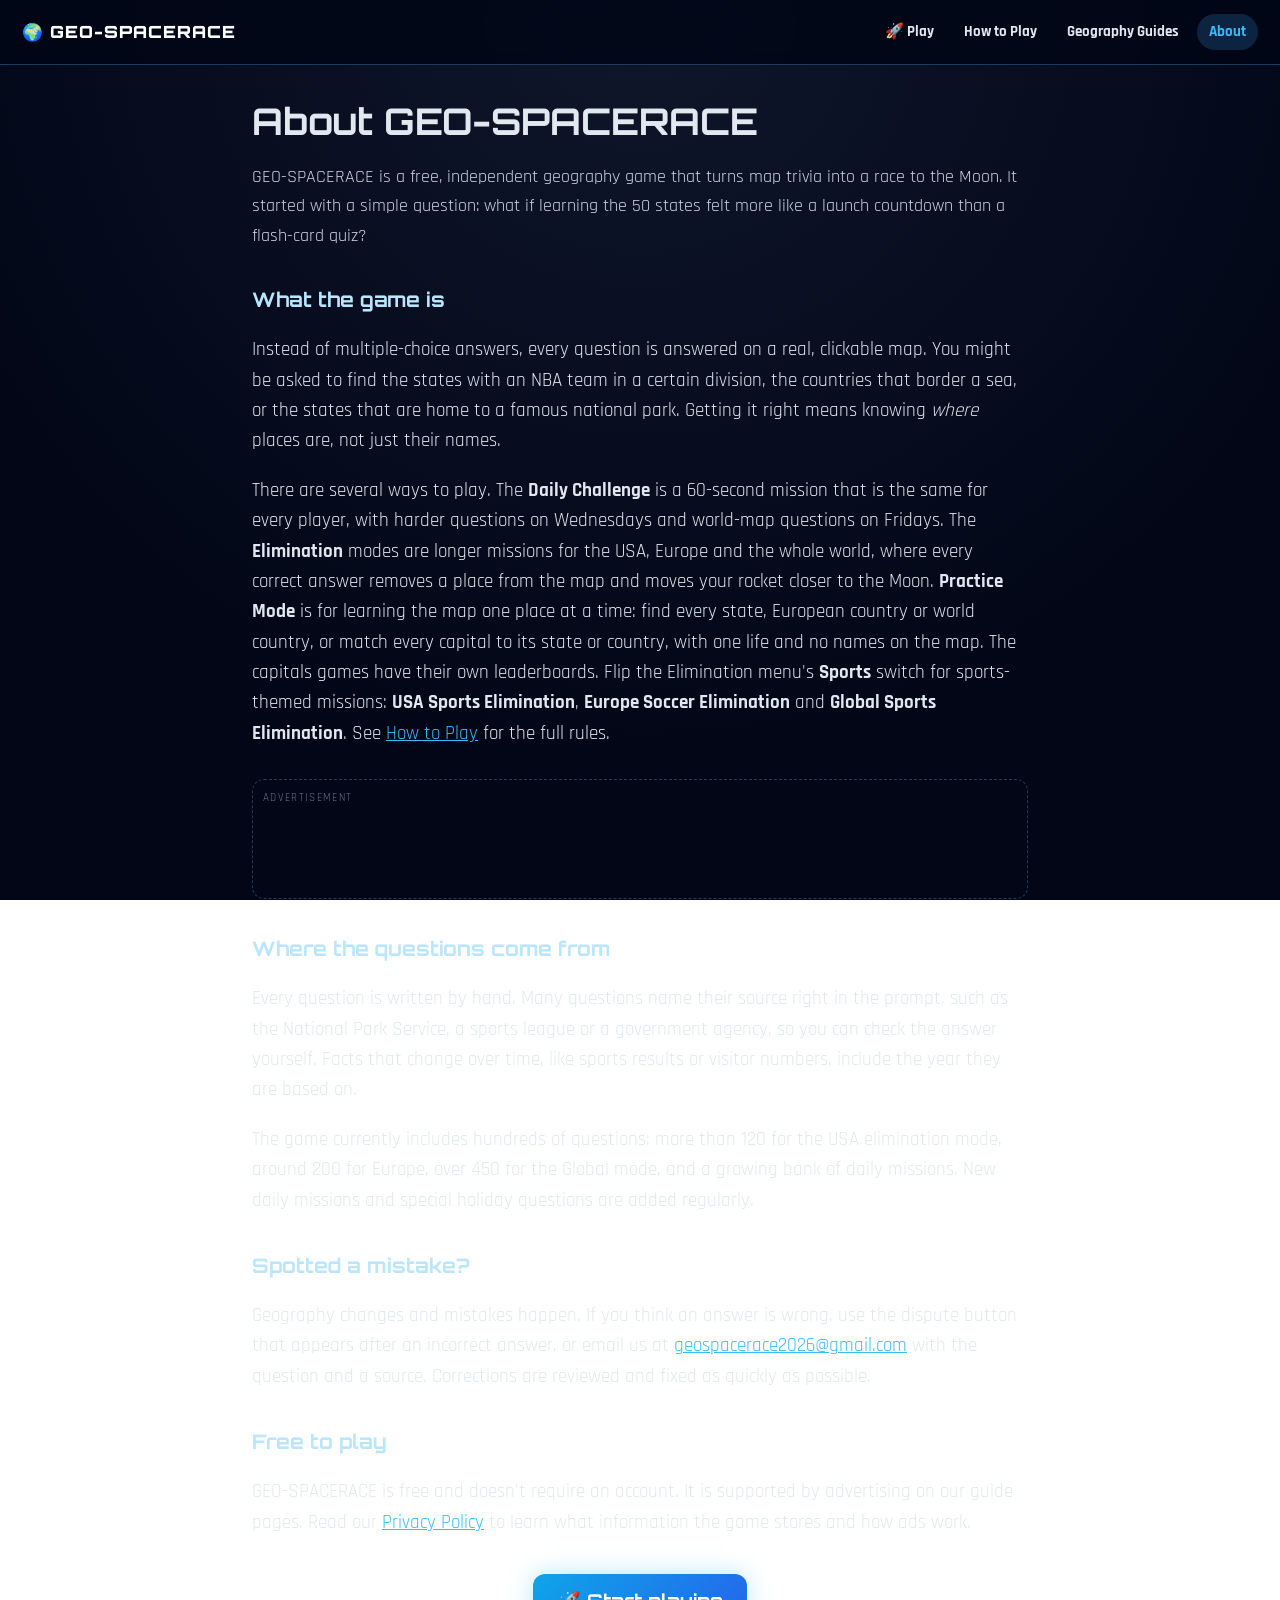
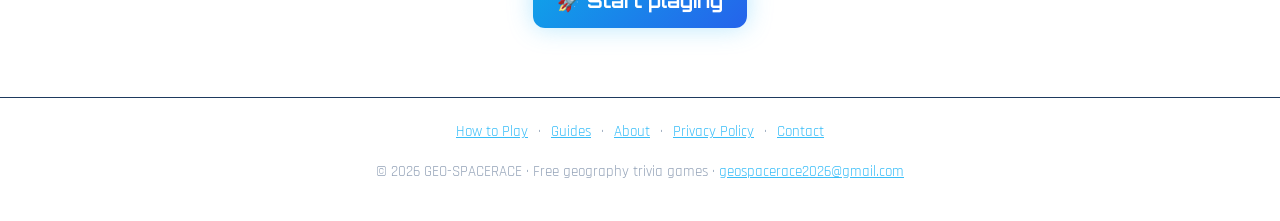
<file: about.html>
<!DOCTYPE html>
<html lang="en">
<head>
<meta charset="UTF-8">
<meta name="viewport" content="width=device-width, initial-scale=1.0">
<title>About | GEO-SPACERACE</title>
<meta name="description" content="About GEO-SPACERACE, a free space-themed geography trivia game about U.S. states, Europe, world countries and capitals.">
<link rel="canonical" href="https://geospacerace.com/about.html">
<link rel="icon" href="data:image/svg+xml,<svg xmlns=%22http://www.w3.org/2000/svg%22 viewBox=%220 0 100 100%22><text y=%22.9em%22 font-size=%2290%22>🌍</text></svg>">
<link href="https://fonts.googleapis.com/css2?family=Orbitron:wght@500;700;900&family=Rajdhani:wght@500;600;700&display=swap" rel="stylesheet">
<link rel="stylesheet" href="pages.css?v=1">
<script async src="https://pagead2.googlesyndication.com/pagead/js/adsbygoogle.js?client=ca-pub-5097600965533779" crossorigin="anonymous"></script>
</head>
<body>
<header class="site-head"><a class="brand" href="index.html">🌍 GEO-SPACERACE</a><nav><a href="index.html">🚀 Play</a><a href="how-to-play.html">How to Play</a><a href="guides.html">Geography Guides</a><a href="about.html" class="on">About</a></nav></header>
<main class="page">

<h1>About GEO-SPACERACE</h1>
<p class="lead">GEO-SPACERACE is a free, independent geography game that turns map trivia into a race to the Moon. It started with a simple question: what if learning the 50 states felt more like a launch countdown than a flash-card quiz?</p>
<h2>What the game is</h2>
<p>Instead of multiple-choice answers, every question is answered on a real, clickable map. You might be asked to find the states with an NBA team in a certain division, the countries that border a sea, or the states that are home to a famous national park. Getting it right means knowing <i>where</i> places are, not just their names.</p>
<p>There are several ways to play. The <b>Daily Challenge</b> is a 60-second mission that is the same for every player, with harder questions on Wednesdays and world-map questions on Fridays. The <b>Elimination</b> modes are longer missions for the USA, Europe and the whole world, where every correct answer removes a place from the map and moves your rocket closer to the Moon. <b>Practice Mode</b> is for learning the map one place at a time: find every state, European country or world country, or match every capital to its state or country, with one life and no names on the map. The capitals games have their own leaderboards. Flip the Elimination menu's <b>Sports</b> switch for sports-themed missions: <b>USA Sports Elimination</b>, <b>Europe Soccer Elimination</b> and <b>Global Sports Elimination</b>. See <a href="how-to-play.html">How to Play</a> for the full rules.</p>

<div class="ad-slot" aria-label="Advertisement"><span class="ad-label">Advertisement</span>
<ins class="adsbygoogle" style="display:block" data-ad-client="ca-pub-5097600965533779" data-ad-slot="8948806671" data-ad-format="auto" data-full-width-responsive="true"></ins>
<script>(adsbygoogle = window.adsbygoogle || []).push({});</script></div>

<h2>Where the questions come from</h2>
<p>Every question is written by hand. Many questions name their source right in the prompt, such as the National Park Service, a sports league or a government agency, so you can check the answer yourself. Facts that change over time, like sports results or visitor numbers, include the year they are based on.</p>
<p>The game currently includes hundreds of questions: more than 120 for the USA elimination mode, around 200 for Europe, over 450 for the Global mode, and a growing bank of daily missions. New daily missions and special holiday questions are added regularly.</p>
<h2>Spotted a mistake?</h2>
<p>Geography changes and mistakes happen. If you think an answer is wrong, use the dispute button that appears after an incorrect answer, or email us at <a href="mailto:geospacerace2026@gmail.com">geospacerace2026@gmail.com</a> with the question and a source. Corrections are reviewed and fixed as quickly as possible.</p>
<h2>Free to play</h2>
<p>GEO-SPACERACE is free and doesn't require an account. It is supported by advertising on our guide pages. Read our <a href="privacy.html">Privacy Policy</a> to learn what information the game stores and how ads work.</p>
<p class="cta"><a class="btn" href="index.html">🚀 Start playing</a></p>

</main>
<footer class="site-foot"><nav><a href="how-to-play.html">How to Play</a> · <a href="guides.html">Guides</a> · <a href="about.html">About</a> · <a href="privacy.html">Privacy Policy</a> · <a href="contact.html">Contact</a></nav><p>© 2026 GEO-SPACERACE · Free geography trivia games · <a href="mailto:geospacerace2026@gmail.com">geospacerace2026@gmail.com</a></p></footer>
</body>
</html>
</file>
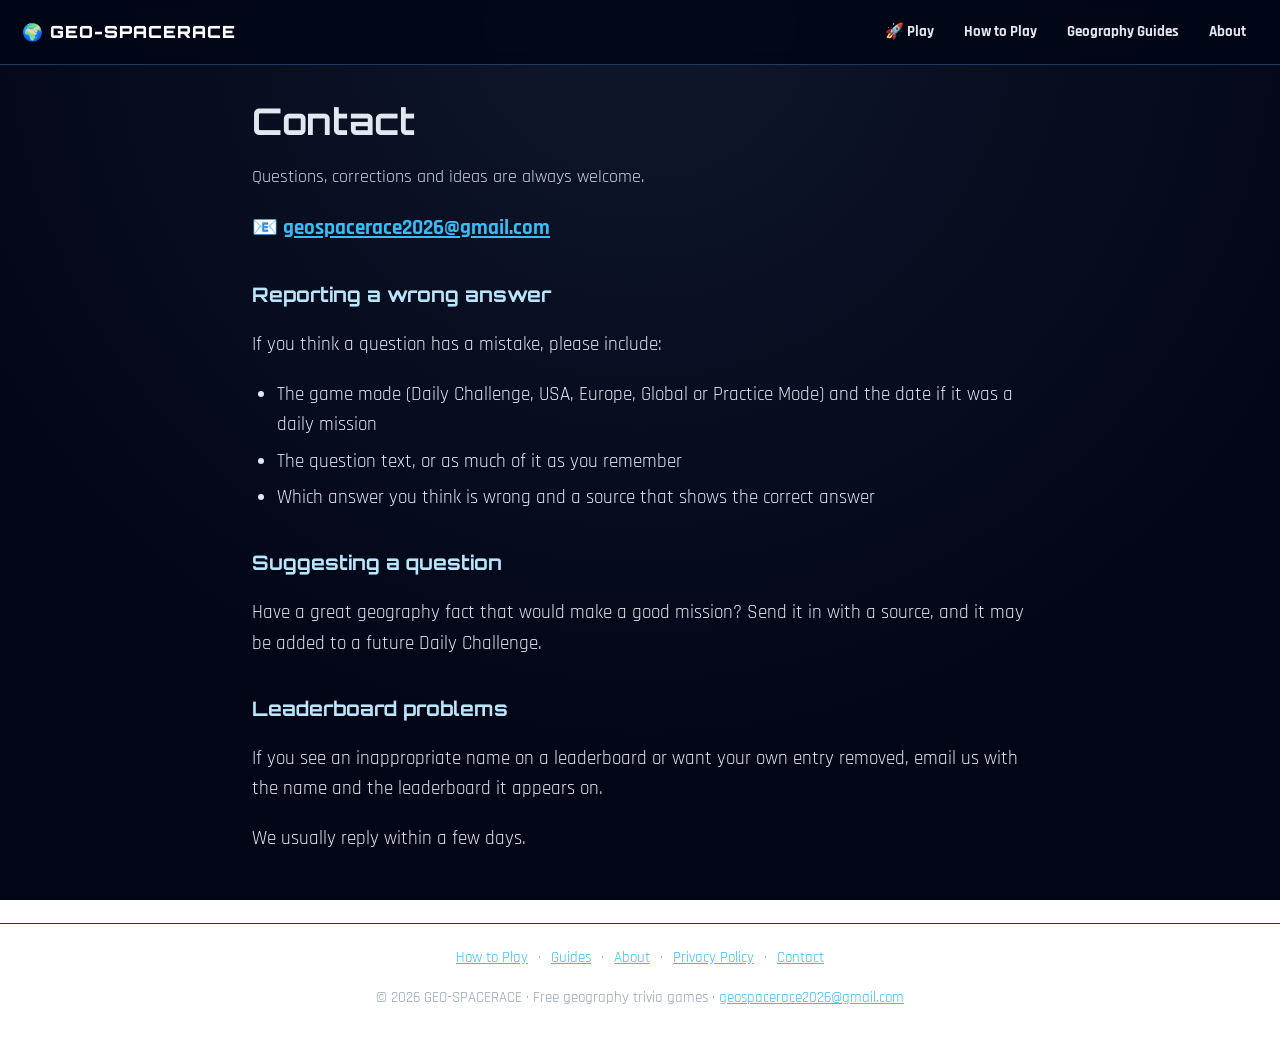
<file: contact.html>
<!DOCTYPE html>
<html lang="en">
<head>
<meta charset="UTF-8">
<meta name="viewport" content="width=device-width, initial-scale=1.0">
<title>Contact | GEO-SPACERACE</title>
<meta name="description" content="Contact GEO-SPACERACE to report a wrong answer, suggest a question, or ask about the game.">
<link rel="canonical" href="https://geospacerace.com/contact.html">
<link rel="icon" href="data:image/svg+xml,<svg xmlns=%22http://www.w3.org/2000/svg%22 viewBox=%220 0 100 100%22><text y=%22.9em%22 font-size=%2290%22>🌍</text></svg>">
<link href="https://fonts.googleapis.com/css2?family=Orbitron:wght@500;700;900&family=Rajdhani:wght@500;600;700&display=swap" rel="stylesheet">
<link rel="stylesheet" href="pages.css?v=1">

</head>
<body>
<header class="site-head"><a class="brand" href="index.html">🌍 GEO-SPACERACE</a><nav><a href="index.html">🚀 Play</a><a href="how-to-play.html">How to Play</a><a href="guides.html">Geography Guides</a><a href="about.html">About</a></nav></header>
<main class="page">

<h1>Contact</h1>
<p class="lead">Questions, corrections and ideas are always welcome.</p>
<p class="big-email">📧 <a href="mailto:geospacerace2026@gmail.com">geospacerace2026@gmail.com</a></p>
<h2>Reporting a wrong answer</h2>
<p>If you think a question has a mistake, please include:</p>
<ul>
<li>The game mode (Daily Challenge, USA, Europe, Global or Practice Mode) and the date if it was a daily mission</li>
<li>The question text, or as much of it as you remember</li>
<li>Which answer you think is wrong and a source that shows the correct answer</li>
</ul>
<h2>Suggesting a question</h2>
<p>Have a great geography fact that would make a good mission? Send it in with a source, and it may be added to a future Daily Challenge.</p>
<h2>Leaderboard problems</h2>
<p>If you see an inappropriate name on a leaderboard or want your own entry removed, email us with the name and the leaderboard it appears on.</p>
<p>We usually reply within a few days.</p>

</main>
<footer class="site-foot"><nav><a href="how-to-play.html">How to Play</a> · <a href="guides.html">Guides</a> · <a href="about.html">About</a> · <a href="privacy.html">Privacy Policy</a> · <a href="contact.html">Contact</a></nav><p>© 2026 GEO-SPACERACE · Free geography trivia games · <a href="mailto:geospacerace2026@gmail.com">geospacerace2026@gmail.com</a></p></footer>
</body>
</html>
</file>
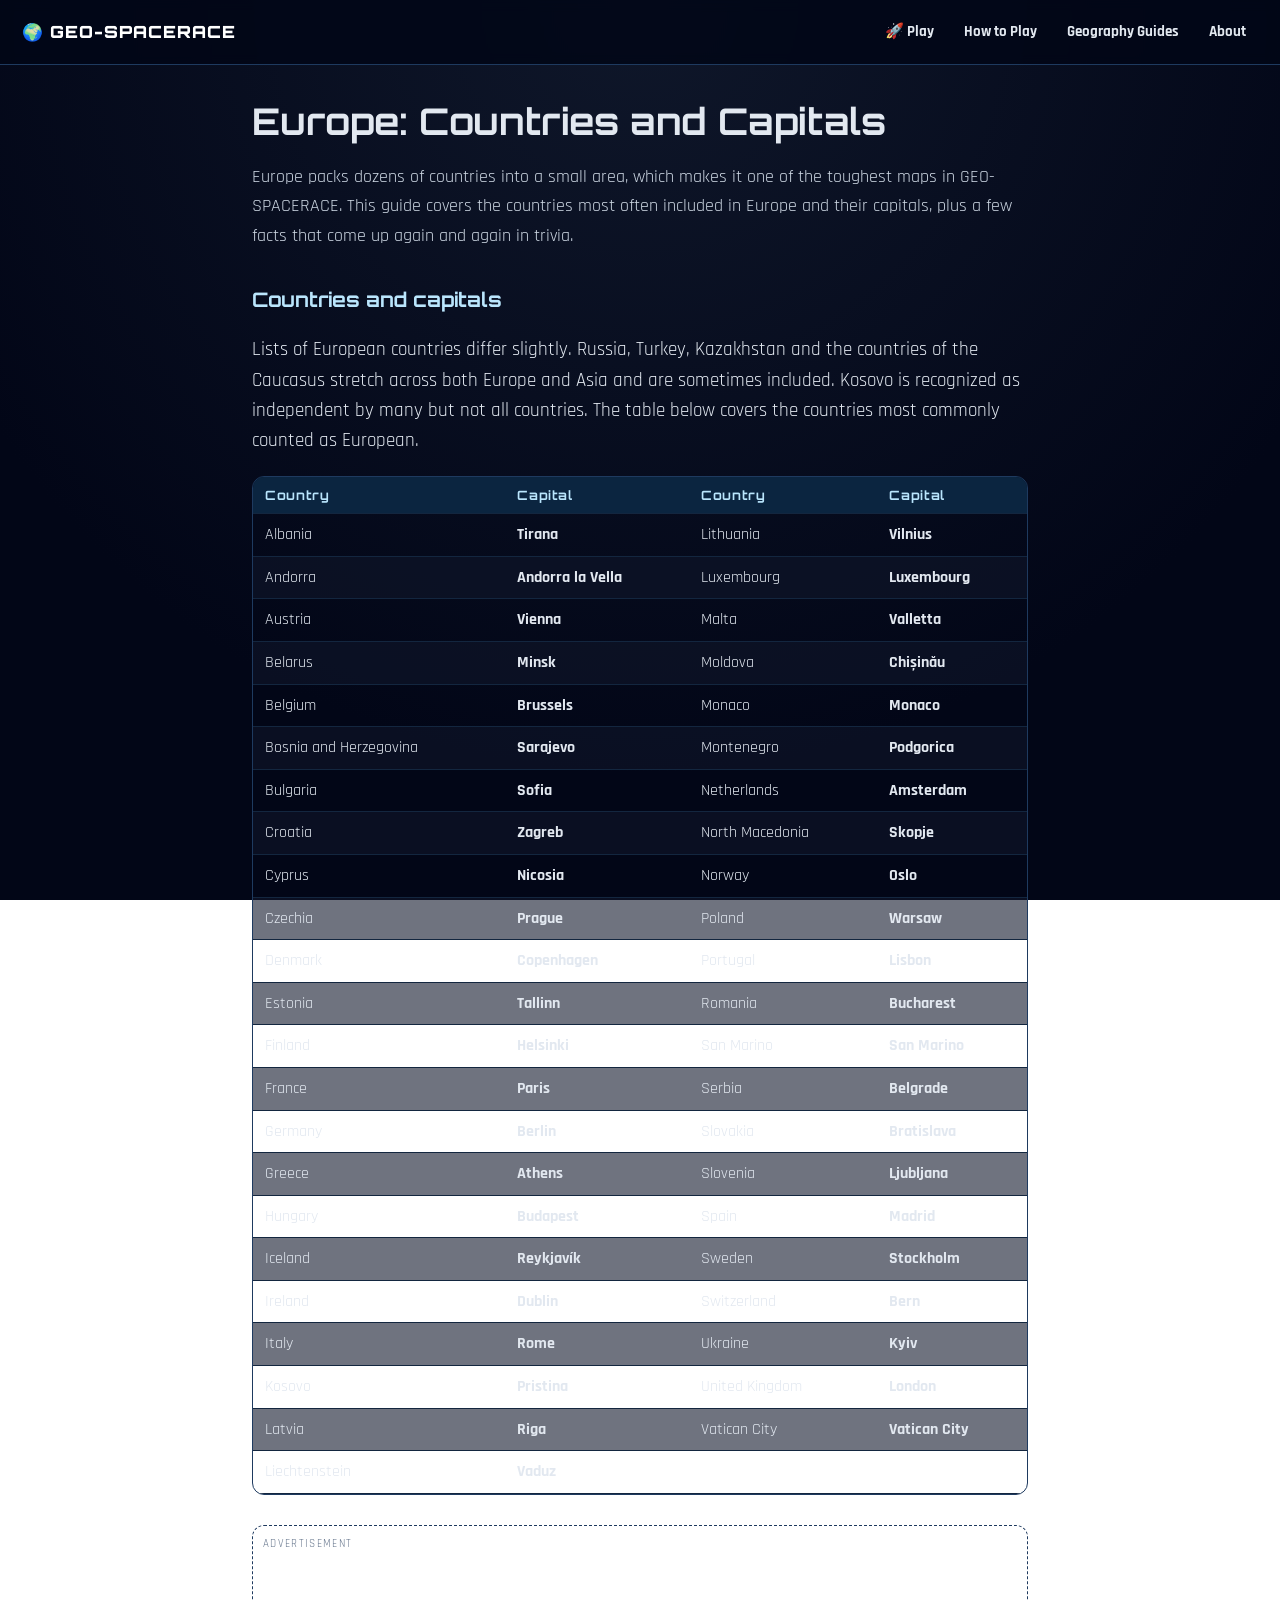
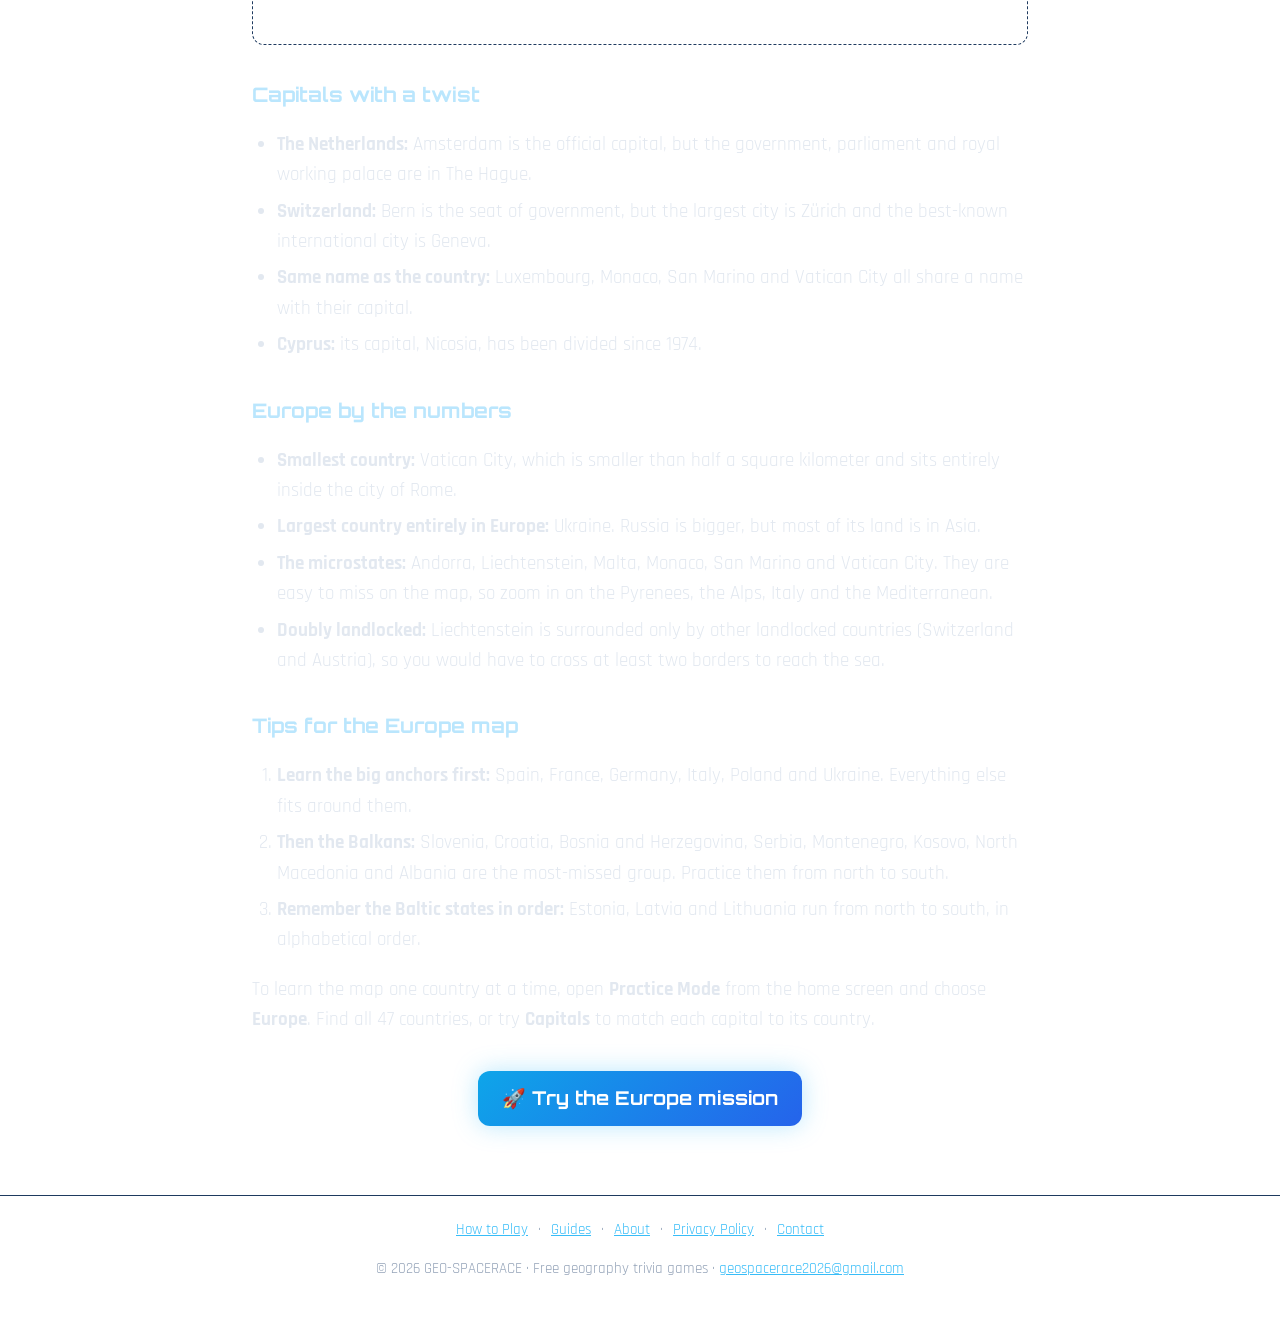
<file: europe-guide.html>
<!DOCTYPE html>
<html lang="en">
<head>
<meta charset="UTF-8">
<meta name="viewport" content="width=device-width, initial-scale=1.0">
<title>European Countries and Capitals | GEO-SPACERACE</title>
<meta name="description" content="A beginner guide to the countries of Europe and their capitals, including microstates, tricky capitals and tips for the map.">
<link rel="canonical" href="https://geospacerace.com/europe-guide.html">
<link rel="icon" href="data:image/svg+xml,<svg xmlns=%22http://www.w3.org/2000/svg%22 viewBox=%220 0 100 100%22><text y=%22.9em%22 font-size=%2290%22>🌍</text></svg>">
<link href="https://fonts.googleapis.com/css2?family=Orbitron:wght@500;700;900&family=Rajdhani:wght@500;600;700&display=swap" rel="stylesheet">
<link rel="stylesheet" href="pages.css?v=1">
<script async src="https://pagead2.googlesyndication.com/pagead/js/adsbygoogle.js?client=ca-pub-5097600965533779" crossorigin="anonymous"></script>
</head>
<body>
<header class="site-head"><a class="brand" href="index.html">🌍 GEO-SPACERACE</a><nav><a href="index.html">🚀 Play</a><a href="how-to-play.html">How to Play</a><a href="guides.html">Geography Guides</a><a href="about.html">About</a></nav></header>
<main class="page">

<h1>Europe: Countries and Capitals</h1>
<p class="lead">Europe packs dozens of countries into a small area, which makes it one of the toughest maps in GEO-SPACERACE. This guide covers the countries most often included in Europe and their capitals, plus a few facts that come up again and again in trivia.</p>
<h2>Countries and capitals</h2>
<p>Lists of European countries differ slightly. Russia, Turkey, Kazakhstan and the countries of the Caucasus stretch across both Europe and Asia and are sometimes included. Kosovo is recognized as independent by many but not all countries. The table below covers the countries most commonly counted as European.</p>
<div class="table-wrap"><table><thead><tr><th>Country</th><th>Capital</th><th>Country</th><th>Capital</th></tr></thead><tbody><tr><td>Albania</td><td><b>Tirana</b></td><td>Lithuania</td><td><b>Vilnius</b></td></tr><tr><td>Andorra</td><td><b>Andorra la Vella</b></td><td>Luxembourg</td><td><b>Luxembourg</b></td></tr><tr><td>Austria</td><td><b>Vienna</b></td><td>Malta</td><td><b>Valletta</b></td></tr><tr><td>Belarus</td><td><b>Minsk</b></td><td>Moldova</td><td><b>Chișinău</b></td></tr><tr><td>Belgium</td><td><b>Brussels</b></td><td>Monaco</td><td><b>Monaco</b></td></tr><tr><td>Bosnia and Herzegovina</td><td><b>Sarajevo</b></td><td>Montenegro</td><td><b>Podgorica</b></td></tr><tr><td>Bulgaria</td><td><b>Sofia</b></td><td>Netherlands</td><td><b>Amsterdam</b></td></tr><tr><td>Croatia</td><td><b>Zagreb</b></td><td>North Macedonia</td><td><b>Skopje</b></td></tr><tr><td>Cyprus</td><td><b>Nicosia</b></td><td>Norway</td><td><b>Oslo</b></td></tr><tr><td>Czechia</td><td><b>Prague</b></td><td>Poland</td><td><b>Warsaw</b></td></tr><tr><td>Denmark</td><td><b>Copenhagen</b></td><td>Portugal</td><td><b>Lisbon</b></td></tr><tr><td>Estonia</td><td><b>Tallinn</b></td><td>Romania</td><td><b>Bucharest</b></td></tr><tr><td>Finland</td><td><b>Helsinki</b></td><td>San Marino</td><td><b>San Marino</b></td></tr><tr><td>France</td><td><b>Paris</b></td><td>Serbia</td><td><b>Belgrade</b></td></tr><tr><td>Germany</td><td><b>Berlin</b></td><td>Slovakia</td><td><b>Bratislava</b></td></tr><tr><td>Greece</td><td><b>Athens</b></td><td>Slovenia</td><td><b>Ljubljana</b></td></tr><tr><td>Hungary</td><td><b>Budapest</b></td><td>Spain</td><td><b>Madrid</b></td></tr><tr><td>Iceland</td><td><b>Reykjavík</b></td><td>Sweden</td><td><b>Stockholm</b></td></tr><tr><td>Ireland</td><td><b>Dublin</b></td><td>Switzerland</td><td><b>Bern</b></td></tr><tr><td>Italy</td><td><b>Rome</b></td><td>Ukraine</td><td><b>Kyiv</b></td></tr><tr><td>Kosovo</td><td><b>Pristina</b></td><td>United Kingdom</td><td><b>London</b></td></tr><tr><td>Latvia</td><td><b>Riga</b></td><td>Vatican City</td><td><b>Vatican City</b></td></tr><tr><td>Liechtenstein</td><td><b>Vaduz</b></td><td></td><td></td></tr></tbody></table></div>

<div class="ad-slot" aria-label="Advertisement"><span class="ad-label">Advertisement</span>
<ins class="adsbygoogle" style="display:block" data-ad-client="ca-pub-5097600965533779" data-ad-slot="8948806671" data-ad-format="auto" data-full-width-responsive="true"></ins>
<script>(adsbygoogle = window.adsbygoogle || []).push({});</script></div>

<h2>Capitals with a twist</h2>
<ul>
<li><b>The Netherlands:</b> Amsterdam is the official capital, but the government, parliament and royal working palace are in The Hague.</li>
<li><b>Switzerland:</b> Bern is the seat of government, but the largest city is Zürich and the best-known international city is Geneva.</li>
<li><b>Same name as the country:</b> Luxembourg, Monaco, San Marino and Vatican City all share a name with their capital.</li>
<li><b>Cyprus:</b> its capital, Nicosia, has been divided since 1974.</li>
</ul>
<h2>Europe by the numbers</h2>
<ul>
<li><b>Smallest country:</b> Vatican City, which is smaller than half a square kilometer and sits entirely inside the city of Rome.</li>
<li><b>Largest country entirely in Europe:</b> Ukraine. Russia is bigger, but most of its land is in Asia.</li>
<li><b>The microstates:</b> Andorra, Liechtenstein, Malta, Monaco, San Marino and Vatican City. They are easy to miss on the map, so zoom in on the Pyrenees, the Alps, Italy and the Mediterranean.</li>
<li><b>Doubly landlocked:</b> Liechtenstein is surrounded only by other landlocked countries (Switzerland and Austria), so you would have to cross at least two borders to reach the sea.</li>
</ul>
<h2>Tips for the Europe map</h2>
<ol>
<li><b>Learn the big anchors first:</b> Spain, France, Germany, Italy, Poland and Ukraine. Everything else fits around them.</li>
<li><b>Then the Balkans:</b> Slovenia, Croatia, Bosnia and Herzegovina, Serbia, Montenegro, Kosovo, North Macedonia and Albania are the most-missed group. Practice them from north to south.</li>
<li><b>Remember the Baltic states in order:</b> Estonia, Latvia and Lithuania run from north to south, in alphabetical order.</li>
</ol>
<p>To learn the map one country at a time, open <b>Practice Mode</b> from the home screen and choose <b>Europe</b>. Find all 47 countries, or try <b>Capitals</b> to match each capital to its country.</p>
<p class="cta"><a class="btn" href="index.html">🚀 Try the Europe mission</a></p>

</main>
<footer class="site-foot"><nav><a href="how-to-play.html">How to Play</a> · <a href="guides.html">Guides</a> · <a href="about.html">About</a> · <a href="privacy.html">Privacy Policy</a> · <a href="contact.html">Contact</a></nav><p>© 2026 GEO-SPACERACE · Free geography trivia games · <a href="mailto:geospacerace2026@gmail.com">geospacerace2026@gmail.com</a></p></footer>
</body>
</html>
</file>
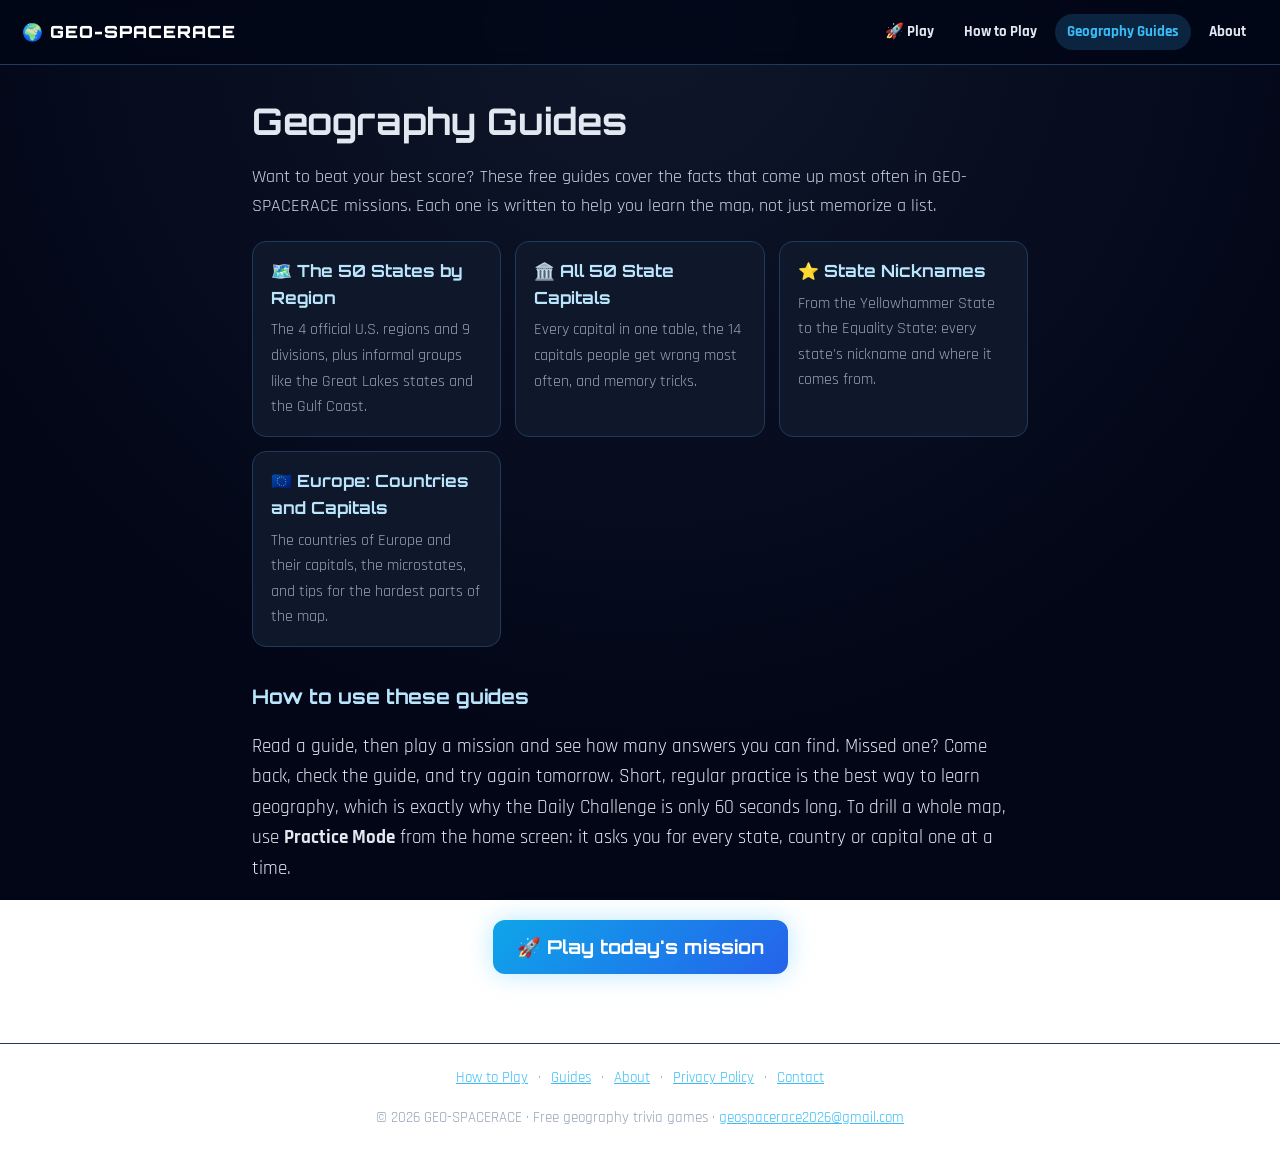
<file: guides.html>
<!DOCTYPE html>
<html lang="en">
<head>
<meta charset="UTF-8">
<meta name="viewport" content="width=device-width, initial-scale=1.0">
<title>Geography Guides | GEO-SPACERACE</title>
<meta name="description" content="Free geography study guides from GEO-SPACERACE: U.S. regions, state capitals, state nicknames and European countries and capitals.">
<link rel="canonical" href="https://geospacerace.com/guides.html">
<link rel="icon" href="data:image/svg+xml,<svg xmlns=%22http://www.w3.org/2000/svg%22 viewBox=%220 0 100 100%22><text y=%22.9em%22 font-size=%2290%22>🌍</text></svg>">
<link href="https://fonts.googleapis.com/css2?family=Orbitron:wght@500;700;900&family=Rajdhani:wght@500;600;700&display=swap" rel="stylesheet">
<link rel="stylesheet" href="pages.css?v=1">

</head>
<body>
<header class="site-head"><a class="brand" href="index.html">🌍 GEO-SPACERACE</a><nav><a href="index.html">🚀 Play</a><a href="how-to-play.html">How to Play</a><a href="guides.html" class="on">Geography Guides</a><a href="about.html">About</a></nav></header>
<main class="page">

<h1>Geography Guides</h1>
<p class="lead">Want to beat your best score? These free guides cover the facts that come up most often in GEO-SPACERACE missions. Each one is written to help you learn the map, not just memorize a list.</p>
<div class="cards">
<a class="card" href="us-regions.html"><h2>🗺️ The 50 States by Region</h2><p>The 4 official U.S. regions and 9 divisions, plus informal groups like the Great Lakes states and the Gulf Coast.</p></a>
<a class="card" href="state-capitals.html"><h2>🏛️ All 50 State Capitals</h2><p>Every capital in one table, the 14 capitals people get wrong most often, and memory tricks.</p></a>
<a class="card" href="state-nicknames.html"><h2>⭐ State Nicknames</h2><p>From the Yellowhammer State to the Equality State: every state's nickname and where it comes from.</p></a>
<a class="card" href="europe-guide.html"><h2>🇪🇺 Europe: Countries and Capitals</h2><p>The countries of Europe and their capitals, the microstates, and tips for the hardest parts of the map.</p></a>
</div>



<h2>How to use these guides</h2>
<p>Read a guide, then play a mission and see how many answers you can find. Missed one? Come back, check the guide, and try again tomorrow. Short, regular practice is the best way to learn geography, which is exactly why the Daily Challenge is only 60 seconds long. To drill a whole map, use <b>Practice Mode</b> from the home screen: it asks you for every state, country or capital one at a time.</p>
<p class="cta"><a class="btn" href="index.html">🚀 Play today's mission</a></p>

</main>
<footer class="site-foot"><nav><a href="how-to-play.html">How to Play</a> · <a href="guides.html">Guides</a> · <a href="about.html">About</a> · <a href="privacy.html">Privacy Policy</a> · <a href="contact.html">Contact</a></nav><p>© 2026 GEO-SPACERACE · Free geography trivia games · <a href="mailto:geospacerace2026@gmail.com">geospacerace2026@gmail.com</a></p></footer>
</body>
</html>
</file>
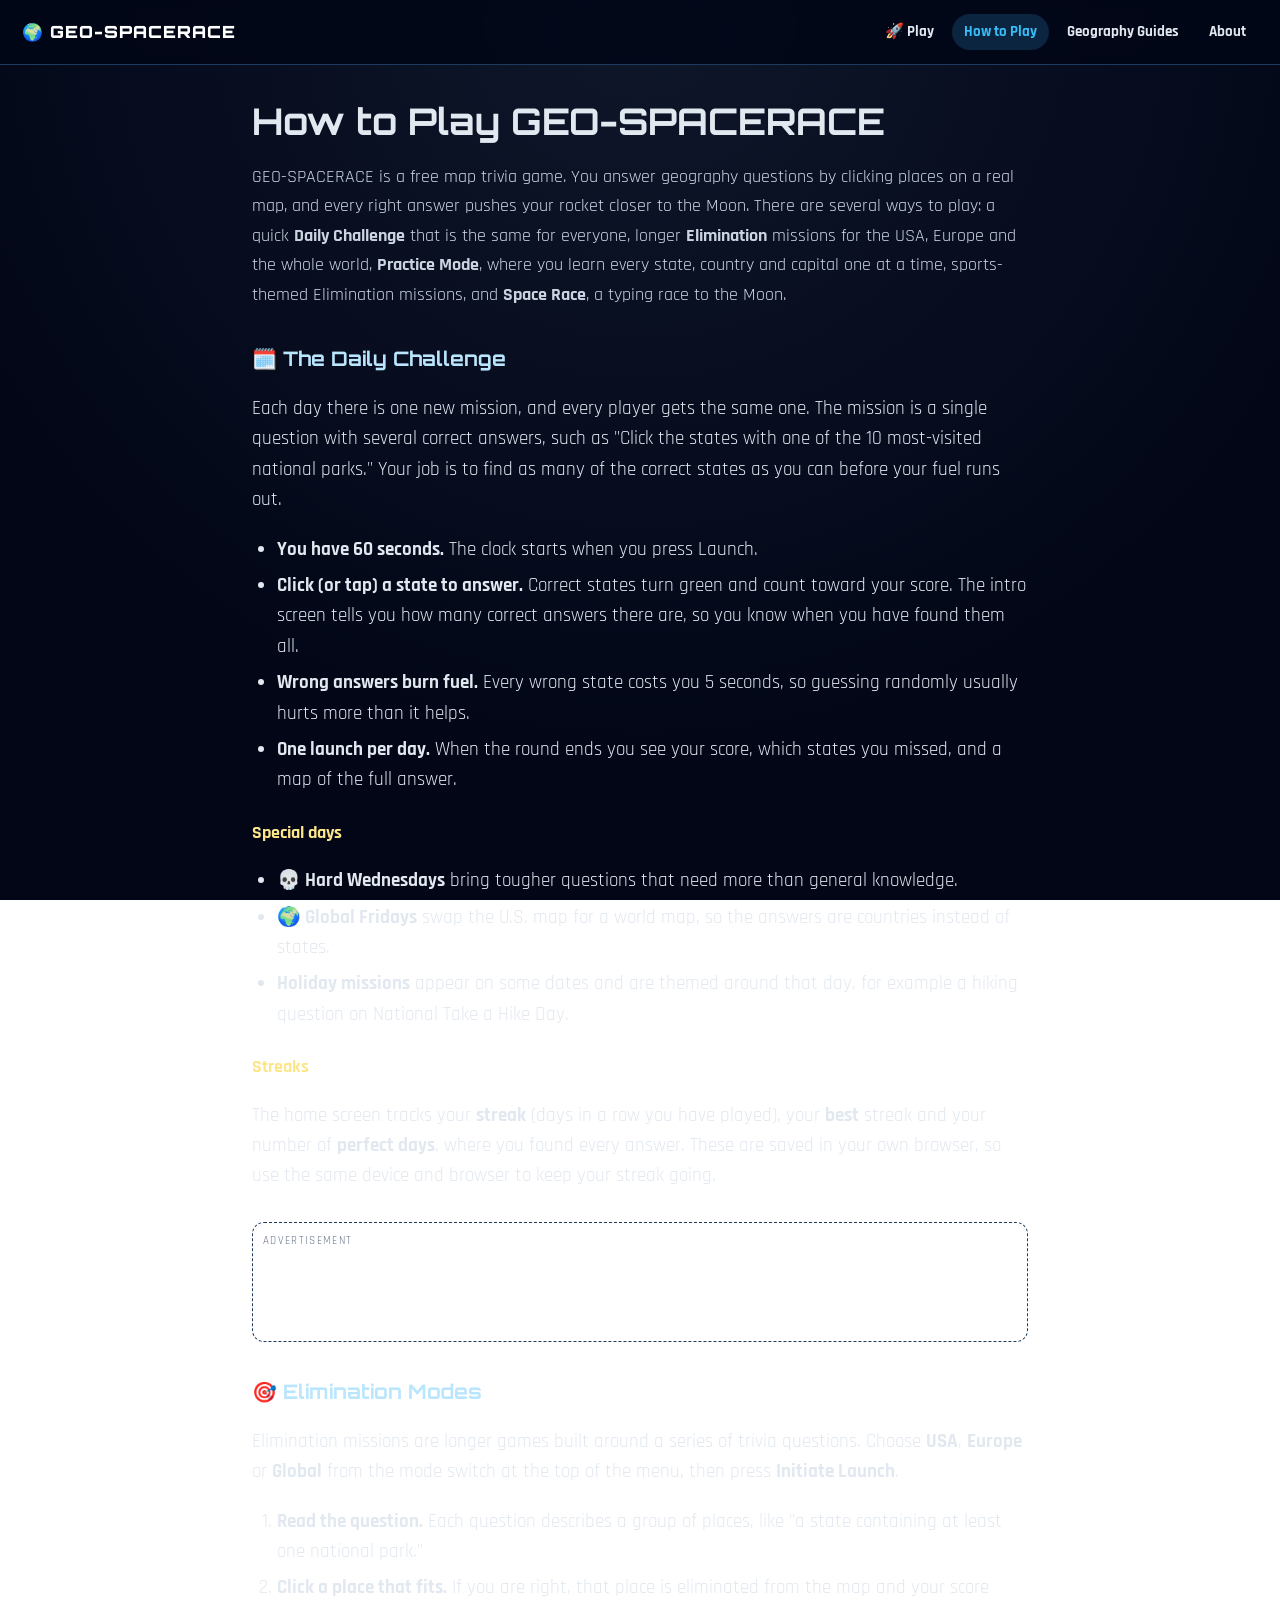
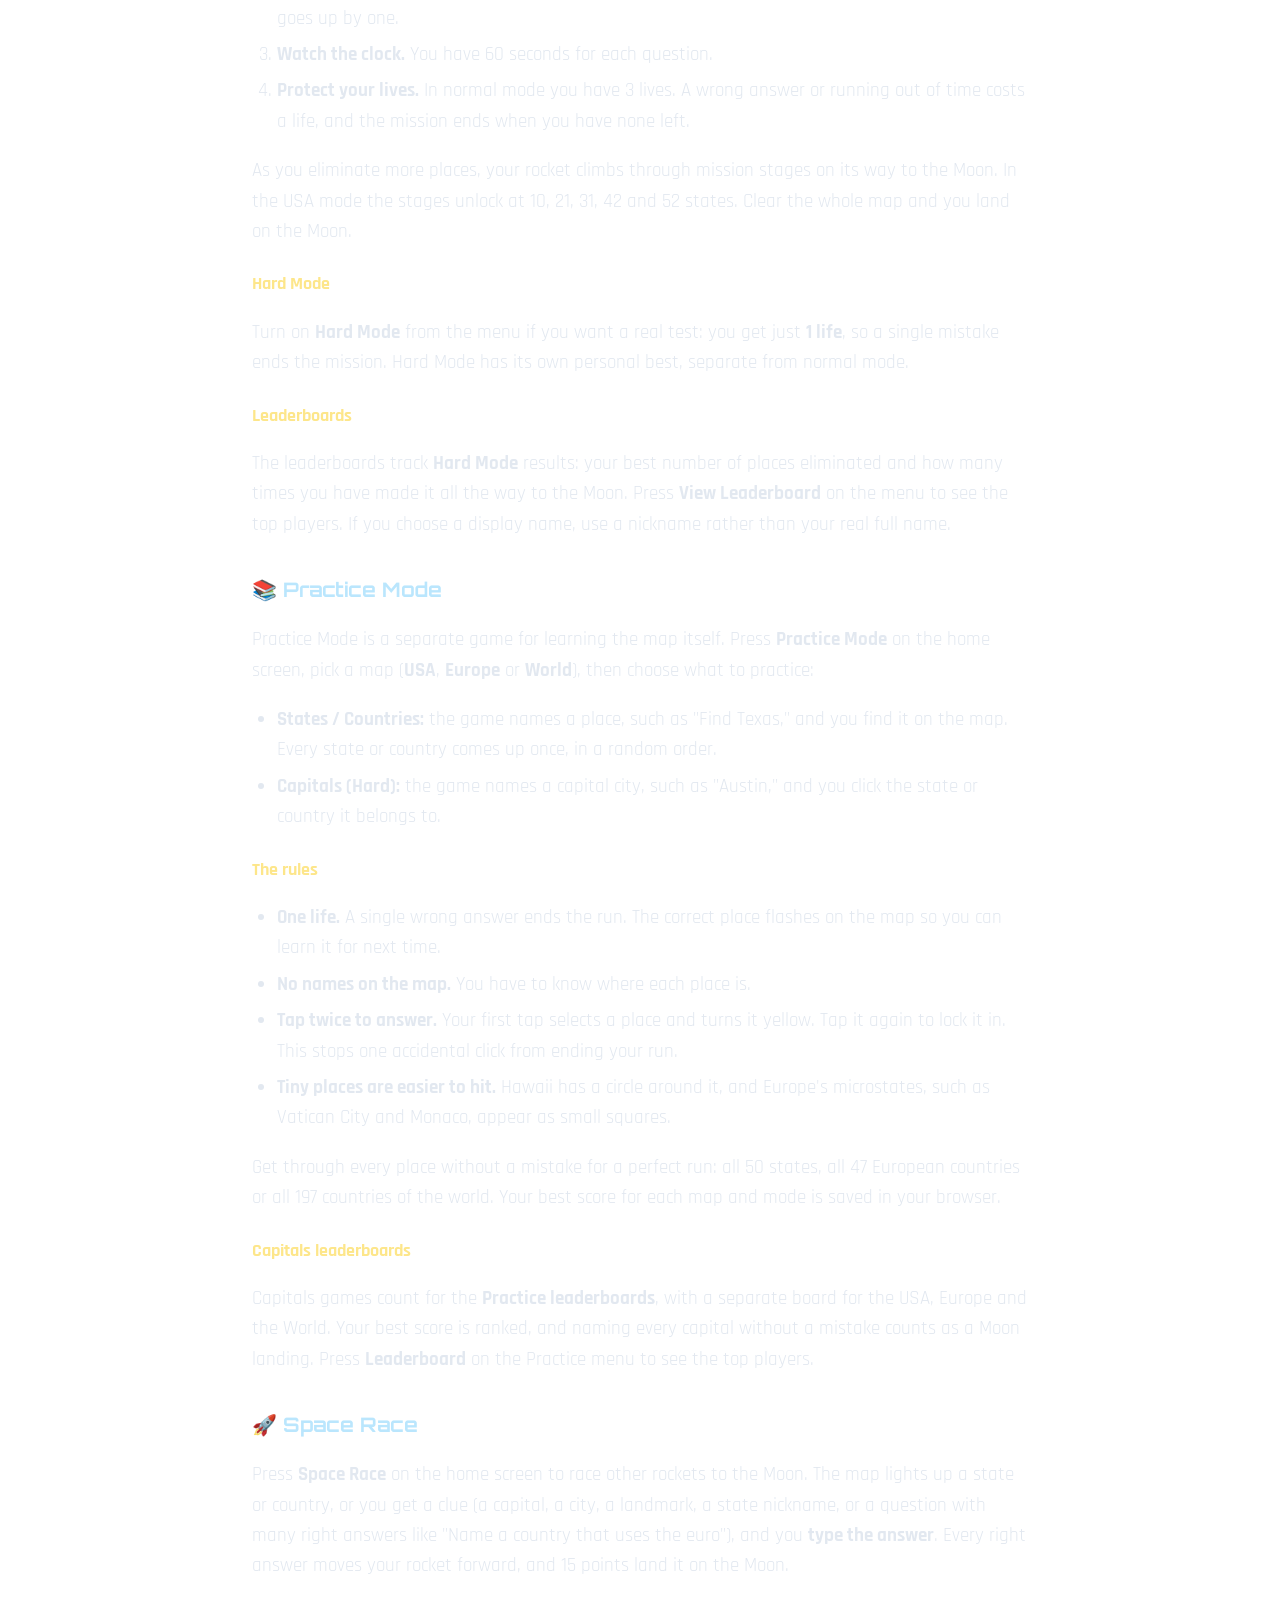
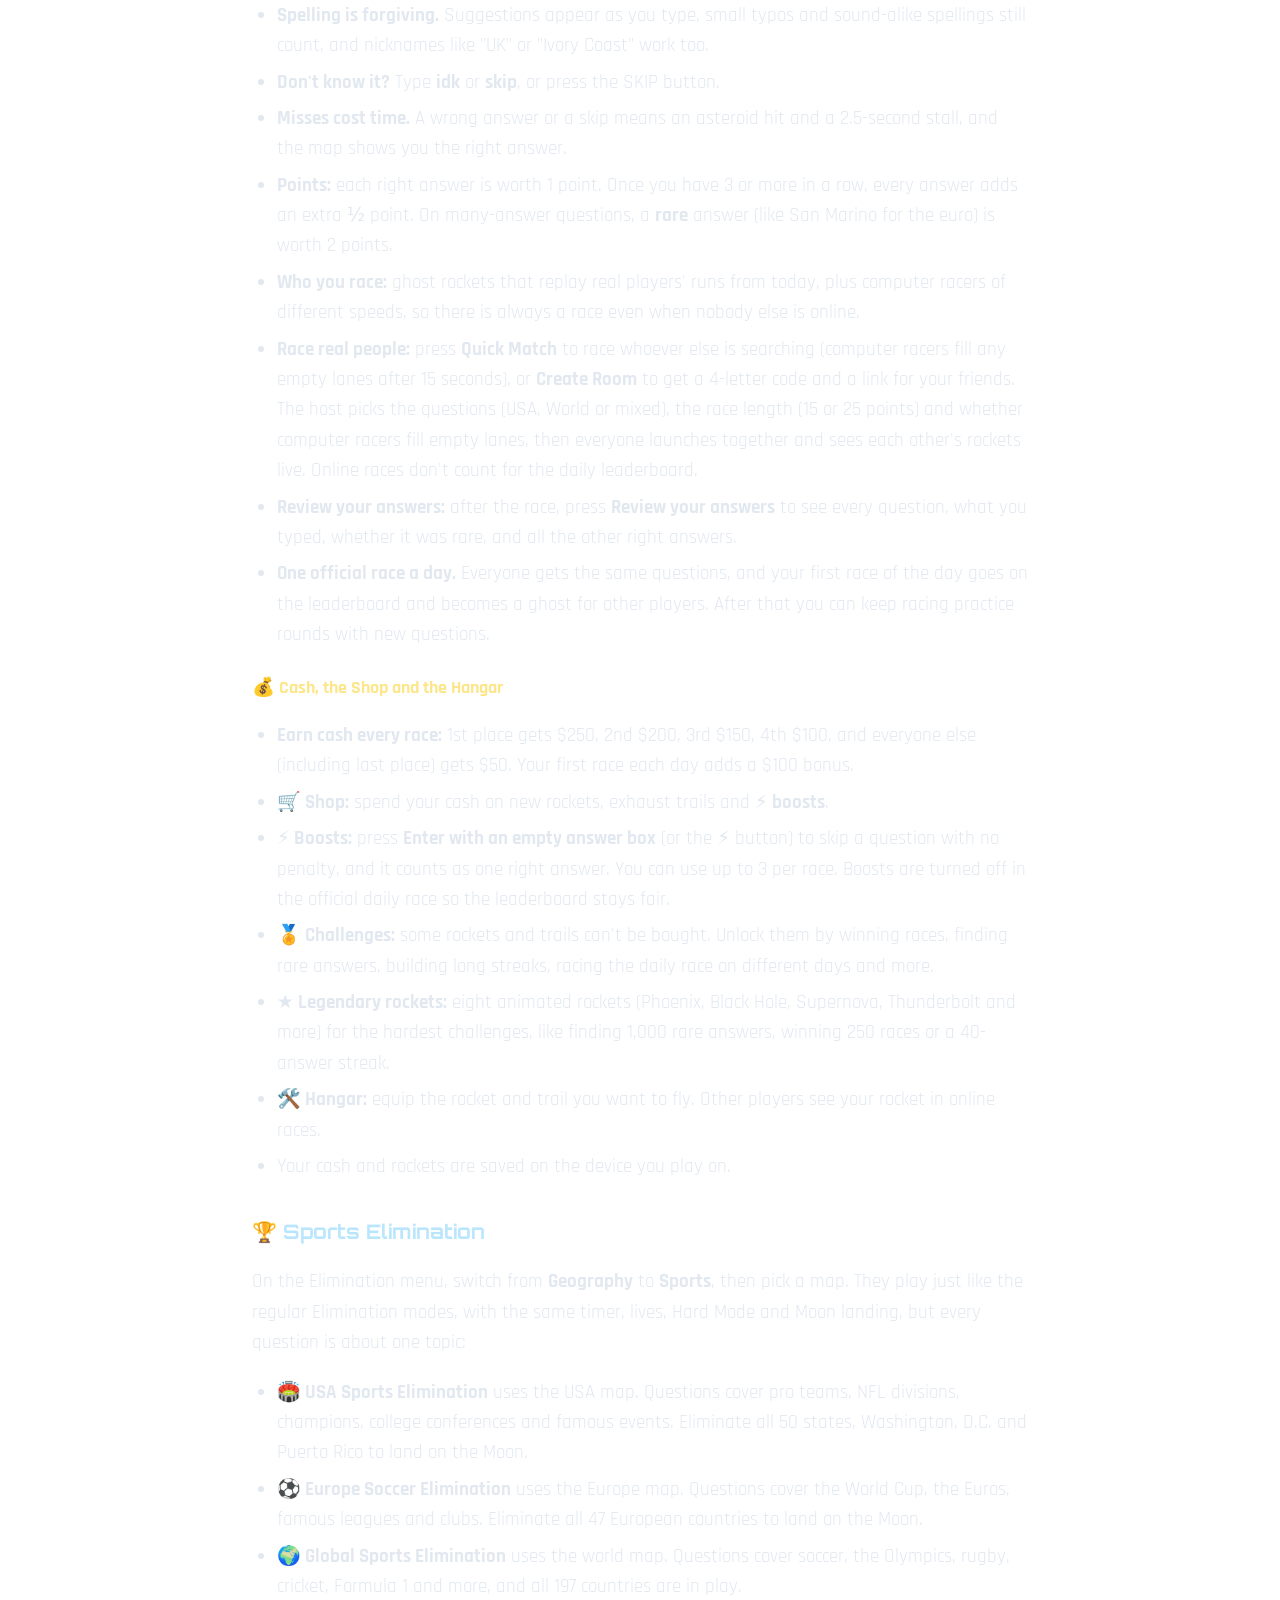
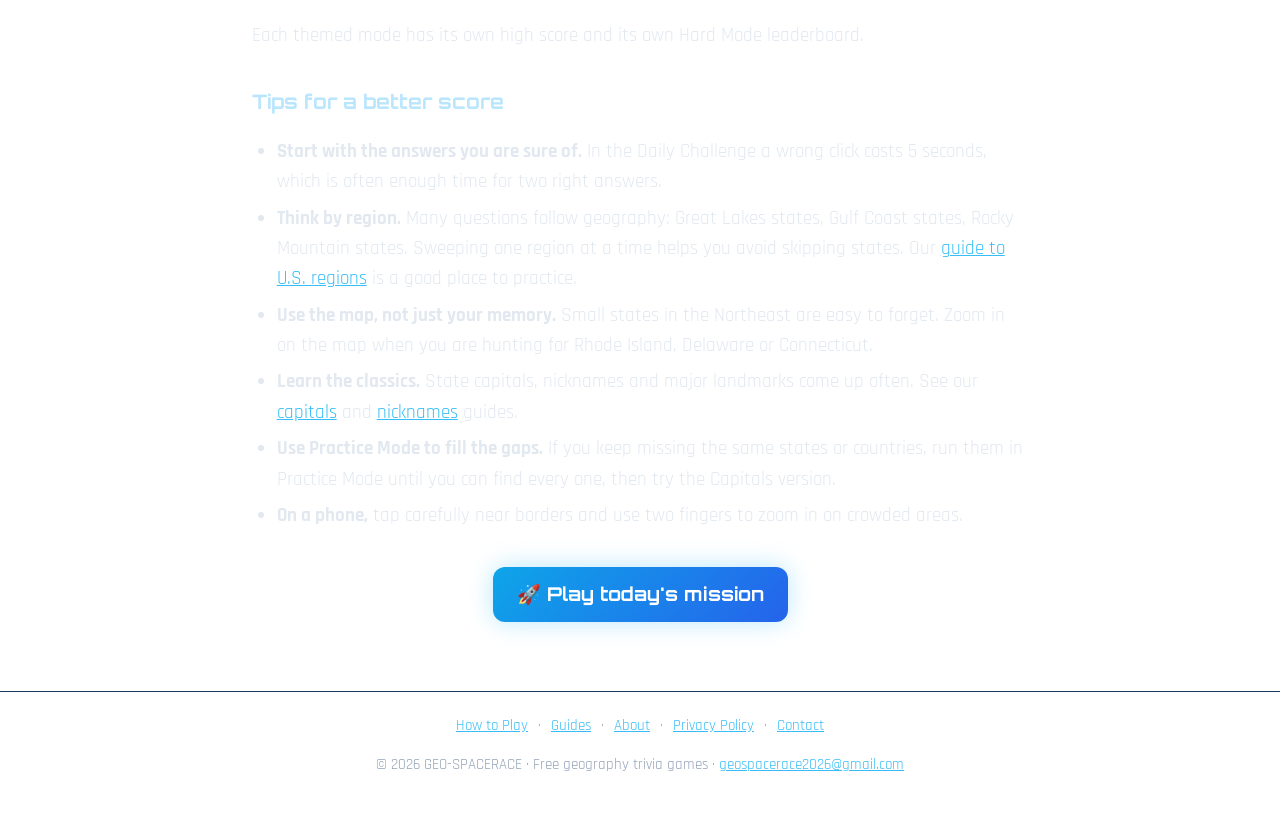
<file: how-to-play.html>
<!DOCTYPE html>
<html lang="en">
<head>
<meta charset="UTF-8">
<meta name="viewport" content="width=device-width, initial-scale=1.0">
<title>How to Play | GEO-SPACERACE</title>
<meta name="description" content="How to play GEO-SPACERACE: the 60-second Daily Challenge, the USA, Europe and Global elimination trivia modes, Practice Mode for states, countries and capitals, and themed sports modes, with scoring, lives, leaderboards and tips.">
<link rel="canonical" href="https://geospacerace.com/how-to-play.html">
<link rel="icon" href="data:image/svg+xml,<svg xmlns=%22http://www.w3.org/2000/svg%22 viewBox=%220 0 100 100%22><text y=%22.9em%22 font-size=%2290%22>🌍</text></svg>">
<link href="https://fonts.googleapis.com/css2?family=Orbitron:wght@500;700;900&family=Rajdhani:wght@500;600;700&display=swap" rel="stylesheet">
<link rel="stylesheet" href="pages.css?v=1">
<script async src="https://pagead2.googlesyndication.com/pagead/js/adsbygoogle.js?client=ca-pub-5097600965533779" crossorigin="anonymous"></script>
</head>
<body>
<header class="site-head"><a class="brand" href="index.html">🌍 GEO-SPACERACE</a><nav><a href="index.html">🚀 Play</a><a href="how-to-play.html" class="on">How to Play</a><a href="guides.html">Geography Guides</a><a href="about.html">About</a></nav></header>
<main class="page">

<h1>How to Play GEO-SPACERACE</h1>
<p class="lead">GEO-SPACERACE is a free map trivia game. You answer geography questions by clicking places on a real map, and every right answer pushes your rocket closer to the Moon. There are several ways to play: a quick <b>Daily Challenge</b> that is the same for everyone, longer <b>Elimination</b> missions for the USA, Europe and the whole world, <b>Practice Mode</b>, where you learn every state, country and capital one at a time, sports-themed Elimination missions, and <b>Space Race</b>, a typing race to the Moon.</p>

<h2>🗓️ The Daily Challenge</h2>
<p>Each day there is one new mission, and every player gets the same one. The mission is a single question with several correct answers, such as "Click the states with one of the 10 most-visited national parks." Your job is to find as many of the correct states as you can before your fuel runs out.</p>
<ul>
<li><b>You have 60 seconds.</b> The clock starts when you press Launch.</li>
<li><b>Click (or tap) a state to answer.</b> Correct states turn green and count toward your score. The intro screen tells you how many correct answers there are, so you know when you have found them all.</li>
<li><b>Wrong answers burn fuel.</b> Every wrong state costs you 5 seconds, so guessing randomly usually hurts more than it helps.</li>
<li><b>One launch per day.</b> When the round ends you see your score, which states you missed, and a map of the full answer.</li>
</ul>
<h3>Special days</h3>
<ul>
<li><b>💀 Hard Wednesdays</b> bring tougher questions that need more than general knowledge.</li>
<li><b>🌍 Global Fridays</b> swap the U.S. map for a world map, so the answers are countries instead of states.</li>
<li><b>Holiday missions</b> appear on some dates and are themed around that day, for example a hiking question on National Take a Hike Day.</li>
</ul>
<h3>Streaks</h3>
<p>The home screen tracks your <b>streak</b> (days in a row you have played), your <b>best</b> streak and your number of <b>perfect days</b>, where you found every answer. These are saved in your own browser, so use the same device and browser to keep your streak going.</p>

<div class="ad-slot" aria-label="Advertisement"><span class="ad-label">Advertisement</span>
<ins class="adsbygoogle" style="display:block" data-ad-client="ca-pub-5097600965533779" data-ad-slot="8948806671" data-ad-format="auto" data-full-width-responsive="true"></ins>
<script>(adsbygoogle = window.adsbygoogle || []).push({});</script></div>

<h2>🎯 Elimination Modes</h2>
<p>Elimination missions are longer games built around a series of trivia questions. Choose <b>USA</b>, <b>Europe</b> or <b>Global</b> from the mode switch at the top of the menu, then press <b>Initiate Launch</b>.</p>
<ol>
<li><b>Read the question.</b> Each question describes a group of places, like "a state containing at least one national park."</li>
<li><b>Click a place that fits.</b> If you are right, that place is eliminated from the map and your score goes up by one.</li>
<li><b>Watch the clock.</b> You have 60 seconds for each question.</li>
<li><b>Protect your lives.</b> In normal mode you have 3 lives. A wrong answer or running out of time costs a life, and the mission ends when you have none left.</li>
</ol>
<p>As you eliminate more places, your rocket climbs through mission stages on its way to the Moon. In the USA mode the stages unlock at 10, 21, 31, 42 and 52 states. Clear the whole map and you land on the Moon.</p>
<h3>Hard Mode</h3>
<p>Turn on <b>Hard Mode</b> from the menu if you want a real test: you get just <b>1 life</b>, so a single mistake ends the mission. Hard Mode has its own personal best, separate from normal mode.</p>
<h3>Leaderboards</h3>
<p>The leaderboards track <b>Hard Mode</b> results: your best number of places eliminated and how many times you have made it all the way to the Moon. Press <b>View Leaderboard</b> on the menu to see the top players. If you choose a display name, use a nickname rather than your real full name.</p>

<h2>📚 Practice Mode</h2>
<p>Practice Mode is a separate game for learning the map itself. Press <b>Practice Mode</b> on the home screen, pick a map (<b>USA</b>, <b>Europe</b> or <b>World</b>), then choose what to practice:</p>
<ul>
<li><b>States / Countries:</b> the game names a place, such as "Find Texas," and you find it on the map. Every state or country comes up once, in a random order.</li>
<li><b>Capitals (Hard):</b> the game names a capital city, such as "Austin," and you click the state or country it belongs to.</li>
</ul>
<h3>The rules</h3>
<ul>
<li><b>One life.</b> A single wrong answer ends the run. The correct place flashes on the map so you can learn it for next time.</li>
<li><b>No names on the map.</b> You have to know where each place is.</li>
<li><b>Tap twice to answer.</b> Your first tap selects a place and turns it yellow. Tap it again to lock it in. This stops one accidental click from ending your run.</li>
<li><b>Tiny places are easier to hit.</b> Hawaii has a circle around it, and Europe's microstates, such as Vatican City and Monaco, appear as small squares.</li>
</ul>
<p>Get through every place without a mistake for a perfect run: all 50 states, all 47 European countries or all 197 countries of the world. Your best score for each map and mode is saved in your browser.</p>
<h3>Capitals leaderboards</h3>
<p>Capitals games count for the <b>Practice leaderboards</b>, with a separate board for the USA, Europe and the World. Your best score is ranked, and naming every capital without a mistake counts as a Moon landing. Press <b>Leaderboard</b> on the Practice menu to see the top players.</p>

<h2>🚀 Space Race</h2>
<p>Press <b>Space Race</b> on the home screen to race other rockets to the Moon. The map lights up a state or country, or you get a clue (a capital, a city, a landmark, a state nickname, or a question with many right answers like "Name a country that uses the euro"), and you <b>type the answer</b>. Every right answer moves your rocket forward, and 15 points land it on the Moon.</p>
<ul>
<li><b>Spelling is forgiving.</b> Suggestions appear as you type, small typos and sound-alike spellings still count, and nicknames like "UK" or "Ivory Coast" work too.</li>
<li><b>Don't know it?</b> Type <b>idk</b> or <b>skip</b>, or press the SKIP button.</li>
<li><b>Misses cost time.</b> A wrong answer or a skip means an asteroid hit and a 2.5-second stall, and the map shows you the right answer.</li>
<li><b>Points:</b> each right answer is worth 1 point. Once you have 3 or more in a row, every answer adds an extra ½ point. On many-answer questions, a <b>rare</b> answer (like San Marino for the euro) is worth 2 points.</li>
<li><b>Who you race:</b> ghost rockets that replay real players' runs from today, plus computer racers of different speeds, so there is always a race even when nobody else is online.</li>
<li><b>Race real people:</b> press <b>Quick Match</b> to race whoever else is searching (computer racers fill any empty lanes after 15 seconds), or <b>Create Room</b> to get a 4-letter code and a link for your friends. The host picks the questions (USA, World or mixed), the race length (15 or 25 points) and whether computer racers fill empty lanes, then everyone launches together and sees each other's rockets live. Online races don't count for the daily leaderboard.</li>
<li><b>Review your answers:</b> after the race, press <b>Review your answers</b> to see every question, what you typed, whether it was rare, and all the other right answers.</li>
<li><b>One official race a day.</b> Everyone gets the same questions, and your first race of the day goes on the leaderboard and becomes a ghost for other players. After that you can keep racing practice rounds with new questions.</li>
</ul>
<h3>💰 Cash, the Shop and the Hangar</h3>
<ul>
<li><b>Earn cash every race:</b> 1st place gets $250, 2nd $200, 3rd $150, 4th $100, and everyone else (including last place) gets $50. Your first race each day adds a $100 bonus.</li>
<li><b>🛒 Shop:</b> spend your cash on new rockets, exhaust trails and <b>⚡ boosts</b>.</li>
<li><b>⚡ Boosts:</b> press <b>Enter with an empty answer box</b> (or the ⚡ button) to skip a question with no penalty, and it counts as one right answer. You can use up to 3 per race. Boosts are turned off in the official daily race so the leaderboard stays fair.</li>
<li><b>🏅 Challenges:</b> some rockets and trails can't be bought. Unlock them by winning races, finding rare answers, building long streaks, racing the daily race on different days and more.</li>
<li><b>★ Legendary rockets:</b> eight animated rockets (Phoenix, Black Hole, Supernova, Thunderbolt and more) for the hardest challenges, like finding 1,000 rare answers, winning 250 races or a 40-answer streak.</li>
<li><b>🛠️ Hangar:</b> equip the rocket and trail you want to fly. Other players see your rocket in online races.</li>
<li>Your cash and rockets are saved on the device you play on.</li>
</ul>

<h2>🏆 Sports Elimination</h2>
<p>On the Elimination menu, switch from <b>Geography</b> to <b>Sports</b>, then pick a map. They play just like the regular Elimination modes, with the same timer, lives, Hard Mode and Moon landing, but every question is about one topic:</p>
<ul>
<li><b>🏟️ USA Sports Elimination</b> uses the USA map. Questions cover pro teams, NFL divisions, champions, college conferences and famous events. Eliminate all 50 states, Washington, D.C. and Puerto Rico to land on the Moon.</li>
<li><b>⚽ Europe Soccer Elimination</b> uses the Europe map. Questions cover the World Cup, the Euros, famous leagues and clubs. Eliminate all 47 European countries to land on the Moon.</li>
<li><b>🌍 Global Sports Elimination</b> uses the world map. Questions cover soccer, the Olympics, rugby, cricket, Formula 1 and more, and all 197 countries are in play.</li>
</ul>
<p>Each themed mode has its own high score and its own Hard Mode leaderboard.</p>

<h2>Tips for a better score</h2>
<ul>
<li><b>Start with the answers you are sure of.</b> In the Daily Challenge a wrong click costs 5 seconds, which is often enough time for two right answers.</li>
<li><b>Think by region.</b> Many questions follow geography: Great Lakes states, Gulf Coast states, Rocky Mountain states. Sweeping one region at a time helps you avoid skipping states. Our <a href="us-regions.html">guide to U.S. regions</a> is a good place to practice.</li>
<li><b>Use the map, not just your memory.</b> Small states in the Northeast are easy to forget. Zoom in on the map when you are hunting for Rhode Island, Delaware or Connecticut.</li>
<li><b>Learn the classics.</b> State capitals, nicknames and major landmarks come up often. See our <a href="state-capitals.html">capitals</a> and <a href="state-nicknames.html">nicknames</a> guides.</li>
<li><b>Use Practice Mode to fill the gaps.</b> If you keep missing the same states or countries, run them in Practice Mode until you can find every one, then try the Capitals version.</li>
<li><b>On a phone,</b> tap carefully near borders and use two fingers to zoom in on crowded areas.</li>
</ul>
<p class="cta"><a class="btn" href="index.html">🚀 Play today's mission</a></p>

</main>
<footer class="site-foot"><nav><a href="how-to-play.html">How to Play</a> · <a href="guides.html">Guides</a> · <a href="about.html">About</a> · <a href="privacy.html">Privacy Policy</a> · <a href="contact.html">Contact</a></nav><p>© 2026 GEO-SPACERACE · Free geography trivia games · <a href="mailto:geospacerace2026@gmail.com">geospacerace2026@gmail.com</a></p></footer>
</body>
</html>
</file>
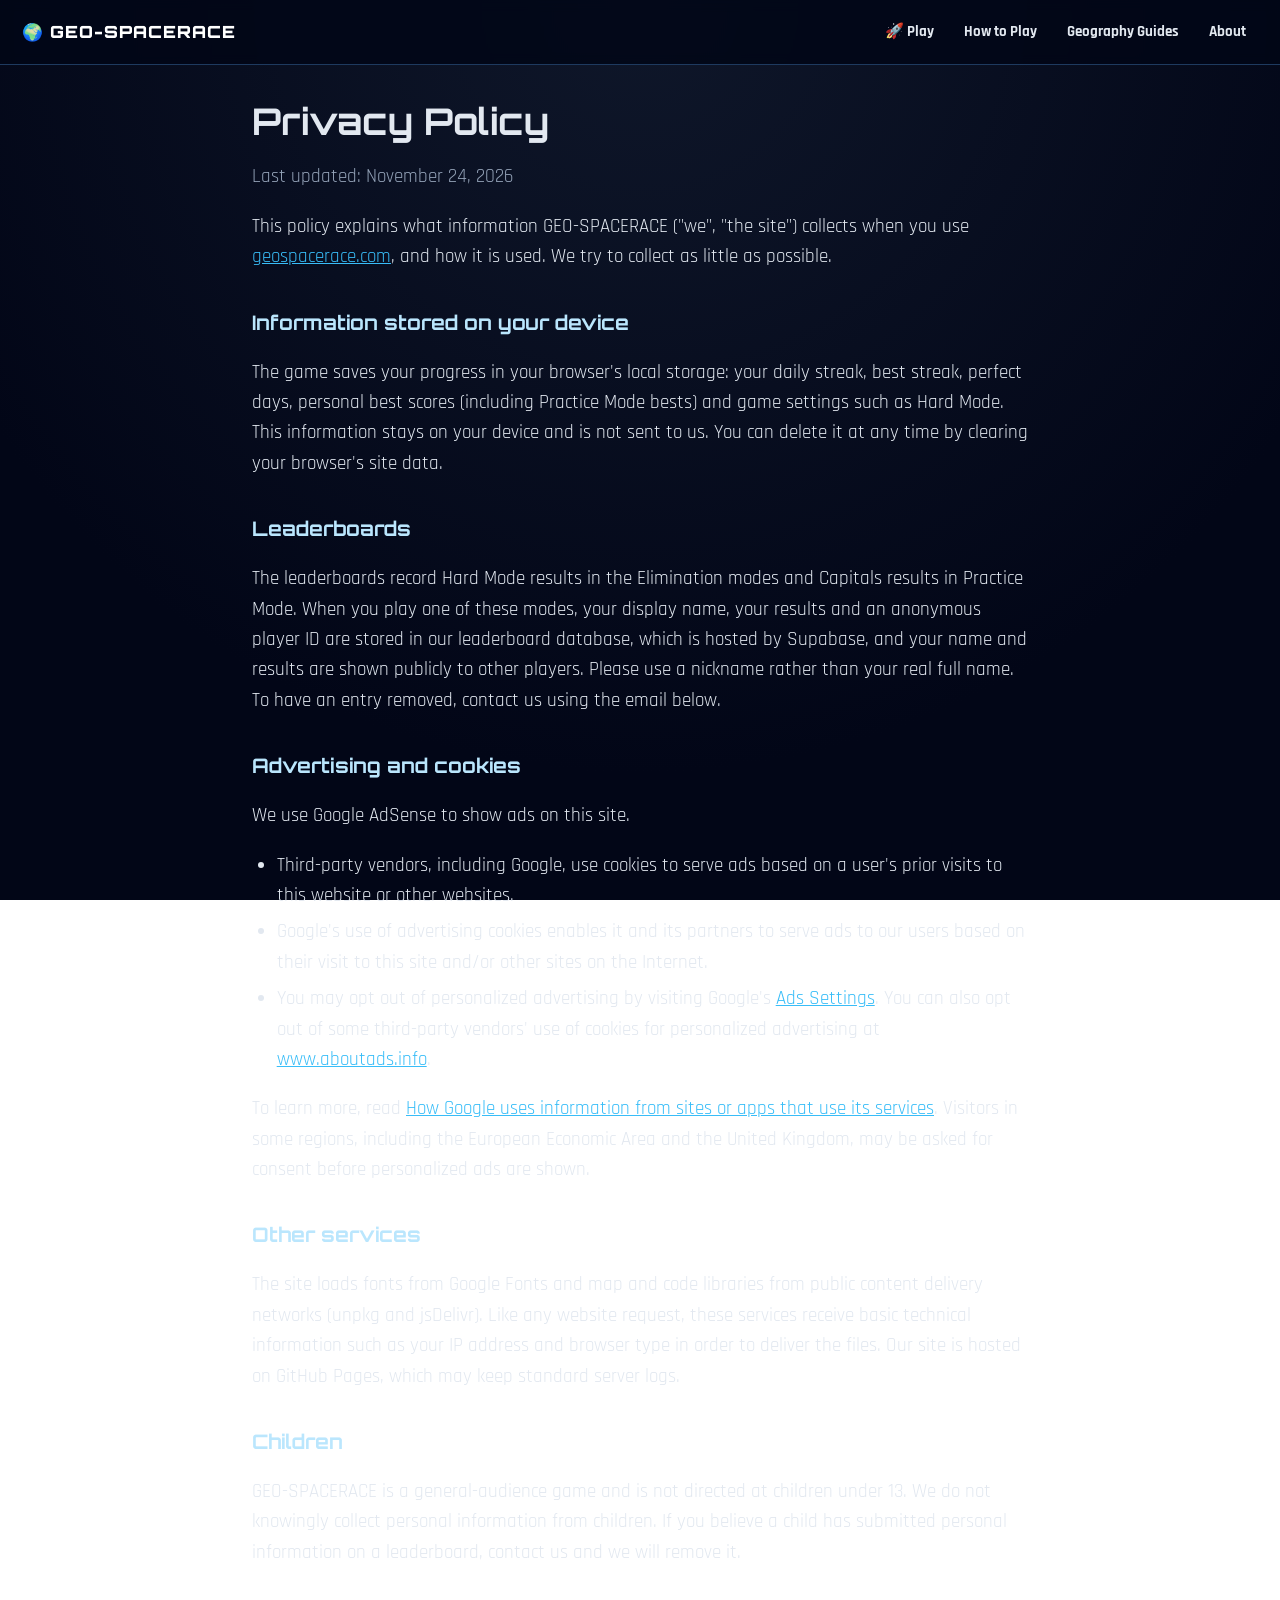
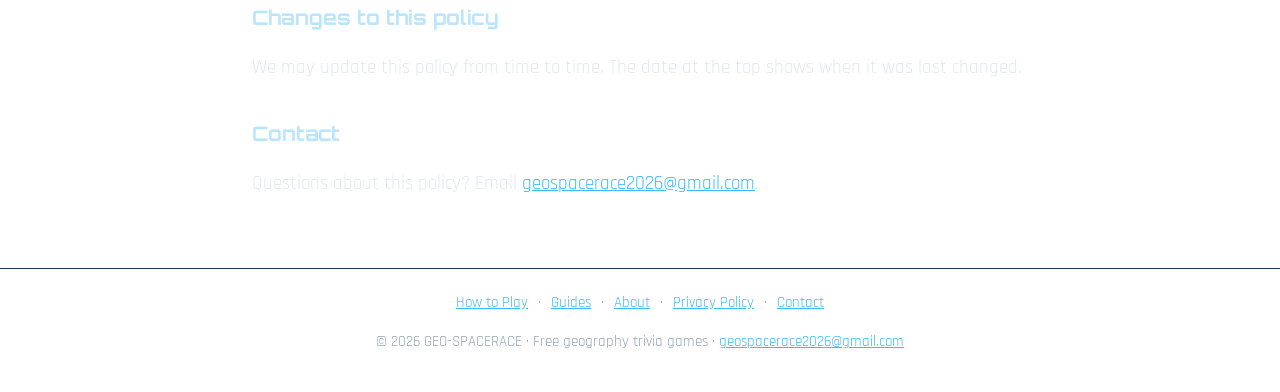
<file: privacy.html>
<!DOCTYPE html>
<html lang="en">
<head>
<meta charset="UTF-8">
<meta name="viewport" content="width=device-width, initial-scale=1.0">
<title>Privacy Policy | GEO-SPACERACE</title>
<meta name="description" content="Privacy Policy for GEO-SPACERACE: what the game stores, how leaderboards work, and how Google AdSense uses cookies.">
<link rel="canonical" href="https://geospacerace.com/privacy.html">
<link rel="icon" href="data:image/svg+xml,<svg xmlns=%22http://www.w3.org/2000/svg%22 viewBox=%220 0 100 100%22><text y=%22.9em%22 font-size=%2290%22>🌍</text></svg>">
<link href="https://fonts.googleapis.com/css2?family=Orbitron:wght@500;700;900&family=Rajdhani:wght@500;600;700&display=swap" rel="stylesheet">
<link rel="stylesheet" href="pages.css?v=1">

</head>
<body>
<header class="site-head"><a class="brand" href="index.html">🌍 GEO-SPACERACE</a><nav><a href="index.html">🚀 Play</a><a href="how-to-play.html">How to Play</a><a href="guides.html">Geography Guides</a><a href="about.html">About</a></nav></header>
<main class="page">

<h1>Privacy Policy</h1>
<p class="muted">Last updated: November 24, 2026</p>
<p>This policy explains what information GEO-SPACERACE ("we", "the site") collects when you use <a href="https://geospacerace.com/">geospacerace.com</a>, and how it is used. We try to collect as little as possible.</p>
<h2>Information stored on your device</h2>
<p>The game saves your progress in your browser's local storage: your daily streak, best streak, perfect days, personal best scores (including Practice Mode bests) and game settings such as Hard Mode. This information stays on your device and is not sent to us. You can delete it at any time by clearing your browser's site data.</p>
<h2>Leaderboards</h2>
<p>The leaderboards record Hard Mode results in the Elimination modes and Capitals results in Practice Mode. When you play one of these modes, your display name, your results and an anonymous player ID are stored in our leaderboard database, which is hosted by Supabase, and your name and results are shown publicly to other players. Please use a nickname rather than your real full name. To have an entry removed, contact us using the email below.</p>
<h2>Advertising and cookies</h2>
<p>We use Google AdSense to show ads on this site.</p>
<ul>
<li>Third-party vendors, including Google, use cookies to serve ads based on a user's prior visits to this website or other websites.</li>
<li>Google's use of advertising cookies enables it and its partners to serve ads to our users based on their visit to this site and/or other sites on the Internet.</li>
<li>You may opt out of personalized advertising by visiting Google's <a href="https://www.google.com/settings/ads" rel="nofollow">Ads Settings</a>. You can also opt out of some third-party vendors' use of cookies for personalized advertising at <a href="https://www.aboutads.info/choices/" rel="nofollow">www.aboutads.info</a>.</li>
</ul>
<p>To learn more, read <a href="https://policies.google.com/technologies/partner-sites" rel="nofollow">How Google uses information from sites or apps that use its services</a>. Visitors in some regions, including the European Economic Area and the United Kingdom, may be asked for consent before personalized ads are shown.</p>
<h2>Other services</h2>
<p>The site loads fonts from Google Fonts and map and code libraries from public content delivery networks (unpkg and jsDelivr). Like any website request, these services receive basic technical information such as your IP address and browser type in order to deliver the files. Our site is hosted on GitHub Pages, which may keep standard server logs.</p>
<h2>Children</h2>
<p>GEO-SPACERACE is a general-audience game and is not directed at children under 13. We do not knowingly collect personal information from children. If you believe a child has submitted personal information on a leaderboard, contact us and we will remove it.</p>
<h2>Changes to this policy</h2>
<p>We may update this policy from time to time. The date at the top shows when it was last changed.</p>
<h2>Contact</h2>
<p>Questions about this policy? Email <a href="mailto:geospacerace2026@gmail.com">geospacerace2026@gmail.com</a>.</p>

</main>
<footer class="site-foot"><nav><a href="how-to-play.html">How to Play</a> · <a href="guides.html">Guides</a> · <a href="about.html">About</a> · <a href="privacy.html">Privacy Policy</a> · <a href="contact.html">Contact</a></nav><p>© 2026 GEO-SPACERACE · Free geography trivia games · <a href="mailto:geospacerace2026@gmail.com">geospacerace2026@gmail.com</a></p></footer>
</body>
</html>
</file>
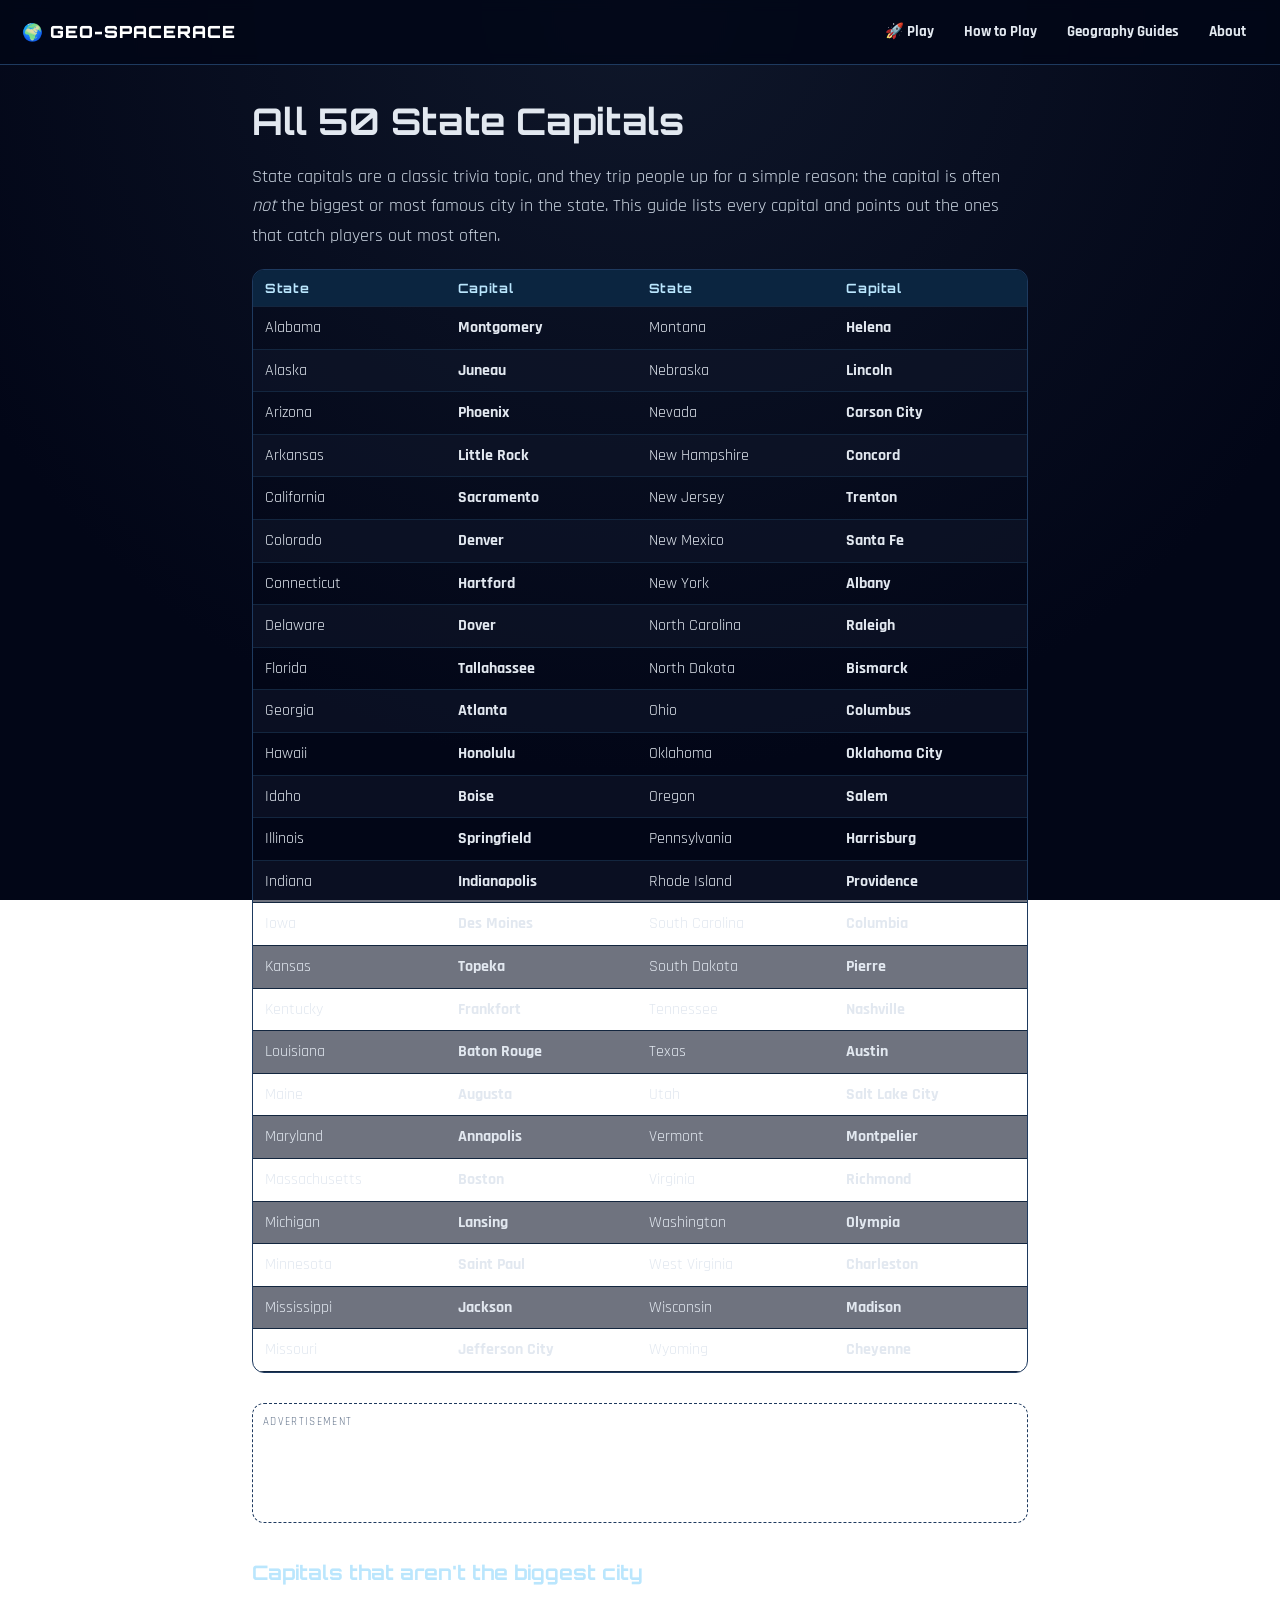
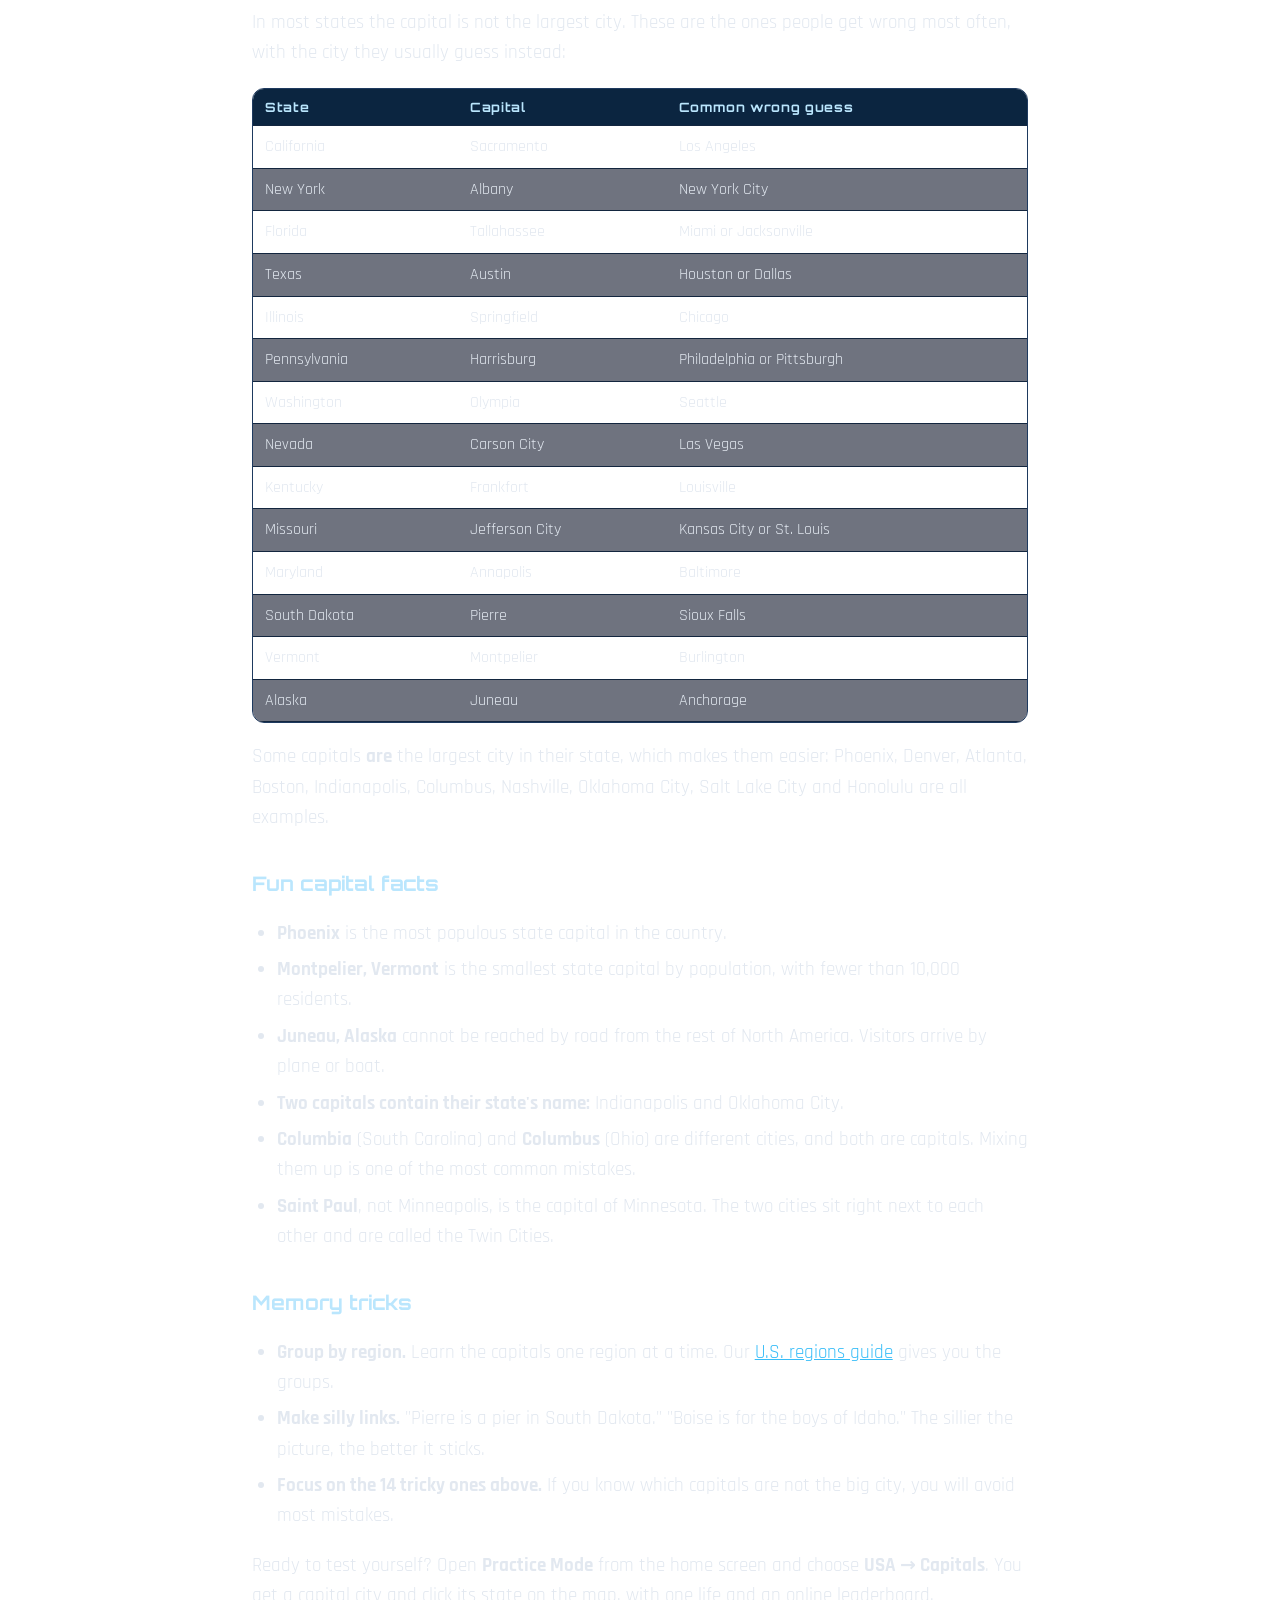
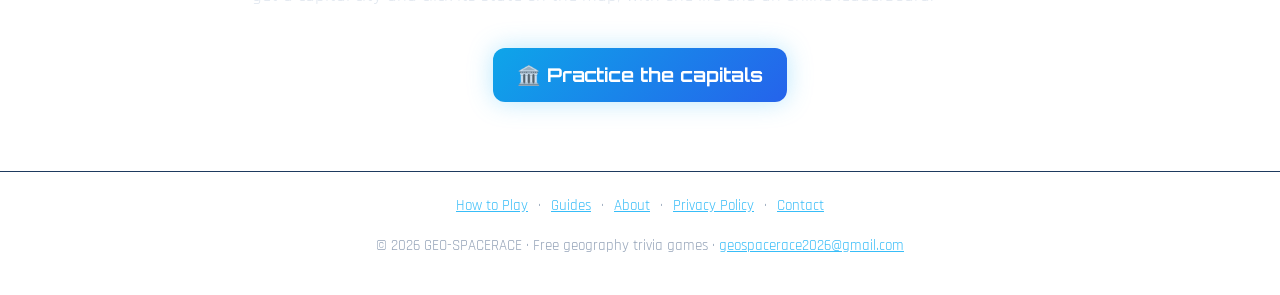
<file: state-capitals.html>
<!DOCTYPE html>
<html lang="en">
<head>
<meta charset="UTF-8">
<meta name="viewport" content="width=device-width, initial-scale=1.0">
<title>U.S. State Capitals | GEO-SPACERACE</title>
<meta name="description" content="All 50 U.S. state capitals in one table, the capitals people most often get wrong, and memory tricks for learning them.">
<link rel="canonical" href="https://geospacerace.com/state-capitals.html">
<link rel="icon" href="data:image/svg+xml,<svg xmlns=%22http://www.w3.org/2000/svg%22 viewBox=%220 0 100 100%22><text y=%22.9em%22 font-size=%2290%22>🌍</text></svg>">
<link href="https://fonts.googleapis.com/css2?family=Orbitron:wght@500;700;900&family=Rajdhani:wght@500;600;700&display=swap" rel="stylesheet">
<link rel="stylesheet" href="pages.css?v=1">
<script async src="https://pagead2.googlesyndication.com/pagead/js/adsbygoogle.js?client=ca-pub-5097600965533779" crossorigin="anonymous"></script>
</head>
<body>
<header class="site-head"><a class="brand" href="index.html">🌍 GEO-SPACERACE</a><nav><a href="index.html">🚀 Play</a><a href="how-to-play.html">How to Play</a><a href="guides.html">Geography Guides</a><a href="about.html">About</a></nav></header>
<main class="page">

<h1>All 50 State Capitals</h1>
<p class="lead">State capitals are a classic trivia topic, and they trip people up for a simple reason: the capital is often <i>not</i> the biggest or most famous city in the state. This guide lists every capital and points out the ones that catch players out most often.</p>
<div class="table-wrap"><table><thead><tr><th>State</th><th>Capital</th><th>State</th><th>Capital</th></tr></thead><tbody><tr><td>Alabama</td><td><b>Montgomery</b></td><td>Montana</td><td><b>Helena</b></td></tr><tr><td>Alaska</td><td><b>Juneau</b></td><td>Nebraska</td><td><b>Lincoln</b></td></tr><tr><td>Arizona</td><td><b>Phoenix</b></td><td>Nevada</td><td><b>Carson City</b></td></tr><tr><td>Arkansas</td><td><b>Little Rock</b></td><td>New Hampshire</td><td><b>Concord</b></td></tr><tr><td>California</td><td><b>Sacramento</b></td><td>New Jersey</td><td><b>Trenton</b></td></tr><tr><td>Colorado</td><td><b>Denver</b></td><td>New Mexico</td><td><b>Santa Fe</b></td></tr><tr><td>Connecticut</td><td><b>Hartford</b></td><td>New York</td><td><b>Albany</b></td></tr><tr><td>Delaware</td><td><b>Dover</b></td><td>North Carolina</td><td><b>Raleigh</b></td></tr><tr><td>Florida</td><td><b>Tallahassee</b></td><td>North Dakota</td><td><b>Bismarck</b></td></tr><tr><td>Georgia</td><td><b>Atlanta</b></td><td>Ohio</td><td><b>Columbus</b></td></tr><tr><td>Hawaii</td><td><b>Honolulu</b></td><td>Oklahoma</td><td><b>Oklahoma City</b></td></tr><tr><td>Idaho</td><td><b>Boise</b></td><td>Oregon</td><td><b>Salem</b></td></tr><tr><td>Illinois</td><td><b>Springfield</b></td><td>Pennsylvania</td><td><b>Harrisburg</b></td></tr><tr><td>Indiana</td><td><b>Indianapolis</b></td><td>Rhode Island</td><td><b>Providence</b></td></tr><tr><td>Iowa</td><td><b>Des Moines</b></td><td>South Carolina</td><td><b>Columbia</b></td></tr><tr><td>Kansas</td><td><b>Topeka</b></td><td>South Dakota</td><td><b>Pierre</b></td></tr><tr><td>Kentucky</td><td><b>Frankfort</b></td><td>Tennessee</td><td><b>Nashville</b></td></tr><tr><td>Louisiana</td><td><b>Baton Rouge</b></td><td>Texas</td><td><b>Austin</b></td></tr><tr><td>Maine</td><td><b>Augusta</b></td><td>Utah</td><td><b>Salt Lake City</b></td></tr><tr><td>Maryland</td><td><b>Annapolis</b></td><td>Vermont</td><td><b>Montpelier</b></td></tr><tr><td>Massachusetts</td><td><b>Boston</b></td><td>Virginia</td><td><b>Richmond</b></td></tr><tr><td>Michigan</td><td><b>Lansing</b></td><td>Washington</td><td><b>Olympia</b></td></tr><tr><td>Minnesota</td><td><b>Saint Paul</b></td><td>West Virginia</td><td><b>Charleston</b></td></tr><tr><td>Mississippi</td><td><b>Jackson</b></td><td>Wisconsin</td><td><b>Madison</b></td></tr><tr><td>Missouri</td><td><b>Jefferson City</b></td><td>Wyoming</td><td><b>Cheyenne</b></td></tr></tbody></table></div>

<div class="ad-slot" aria-label="Advertisement"><span class="ad-label">Advertisement</span>
<ins class="adsbygoogle" style="display:block" data-ad-client="ca-pub-5097600965533779" data-ad-slot="8948806671" data-ad-format="auto" data-full-width-responsive="true"></ins>
<script>(adsbygoogle = window.adsbygoogle || []).push({});</script></div>

<h2>Capitals that aren't the biggest city</h2>
<p>In most states the capital is not the largest city. These are the ones people get wrong most often, with the city they usually guess instead:</p>
<div class="table-wrap"><table><thead><tr><th>State</th><th>Capital</th><th>Common wrong guess</th></tr></thead><tbody><tr><td>California</td><td>Sacramento</td><td>Los Angeles</td></tr><tr><td>New York</td><td>Albany</td><td>New York City</td></tr><tr><td>Florida</td><td>Tallahassee</td><td>Miami or Jacksonville</td></tr><tr><td>Texas</td><td>Austin</td><td>Houston or Dallas</td></tr><tr><td>Illinois</td><td>Springfield</td><td>Chicago</td></tr><tr><td>Pennsylvania</td><td>Harrisburg</td><td>Philadelphia or Pittsburgh</td></tr><tr><td>Washington</td><td>Olympia</td><td>Seattle</td></tr><tr><td>Nevada</td><td>Carson City</td><td>Las Vegas</td></tr><tr><td>Kentucky</td><td>Frankfort</td><td>Louisville</td></tr><tr><td>Missouri</td><td>Jefferson City</td><td>Kansas City or St. Louis</td></tr><tr><td>Maryland</td><td>Annapolis</td><td>Baltimore</td></tr><tr><td>South Dakota</td><td>Pierre</td><td>Sioux Falls</td></tr><tr><td>Vermont</td><td>Montpelier</td><td>Burlington</td></tr><tr><td>Alaska</td><td>Juneau</td><td>Anchorage</td></tr></tbody></table></div>
<p>Some capitals <b>are</b> the largest city in their state, which makes them easier: Phoenix, Denver, Atlanta, Boston, Indianapolis, Columbus, Nashville, Oklahoma City, Salt Lake City and Honolulu are all examples.</p>
<h2>Fun capital facts</h2>
<ul>
<li><b>Phoenix</b> is the most populous state capital in the country.</li>
<li><b>Montpelier, Vermont</b> is the smallest state capital by population, with fewer than 10,000 residents.</li>
<li><b>Juneau, Alaska</b> cannot be reached by road from the rest of North America. Visitors arrive by plane or boat.</li>
<li><b>Two capitals contain their state's name:</b> Indianapolis and Oklahoma City.</li>
<li><b>Columbia</b> (South Carolina) and <b>Columbus</b> (Ohio) are different cities, and both are capitals. Mixing them up is one of the most common mistakes.</li>
<li><b>Saint Paul</b>, not Minneapolis, is the capital of Minnesota. The two cities sit right next to each other and are called the Twin Cities.</li>
</ul>
<h2>Memory tricks</h2>
<ul>
<li><b>Group by region.</b> Learn the capitals one region at a time. Our <a href="us-regions.html">U.S. regions guide</a> gives you the groups.</li>
<li><b>Make silly links.</b> "Pierre is a pier in South Dakota." "Boise is for the boys of Idaho." The sillier the picture, the better it sticks.</li>
<li><b>Focus on the 14 tricky ones above.</b> If you know which capitals are not the big city, you will avoid most mistakes.</li>
</ul>
<p>Ready to test yourself? Open <b>Practice Mode</b> from the home screen and choose <b>USA → Capitals</b>. You get a capital city and click its state on the map, with one life and an online leaderboard.</p>
<p class="cta"><a class="btn" href="index.html">🏛️ Practice the capitals</a></p>

</main>
<footer class="site-foot"><nav><a href="how-to-play.html">How to Play</a> · <a href="guides.html">Guides</a> · <a href="about.html">About</a> · <a href="privacy.html">Privacy Policy</a> · <a href="contact.html">Contact</a></nav><p>© 2026 GEO-SPACERACE · Free geography trivia games · <a href="mailto:geospacerace2026@gmail.com">geospacerace2026@gmail.com</a></p></footer>
</body>
</html>
</file>
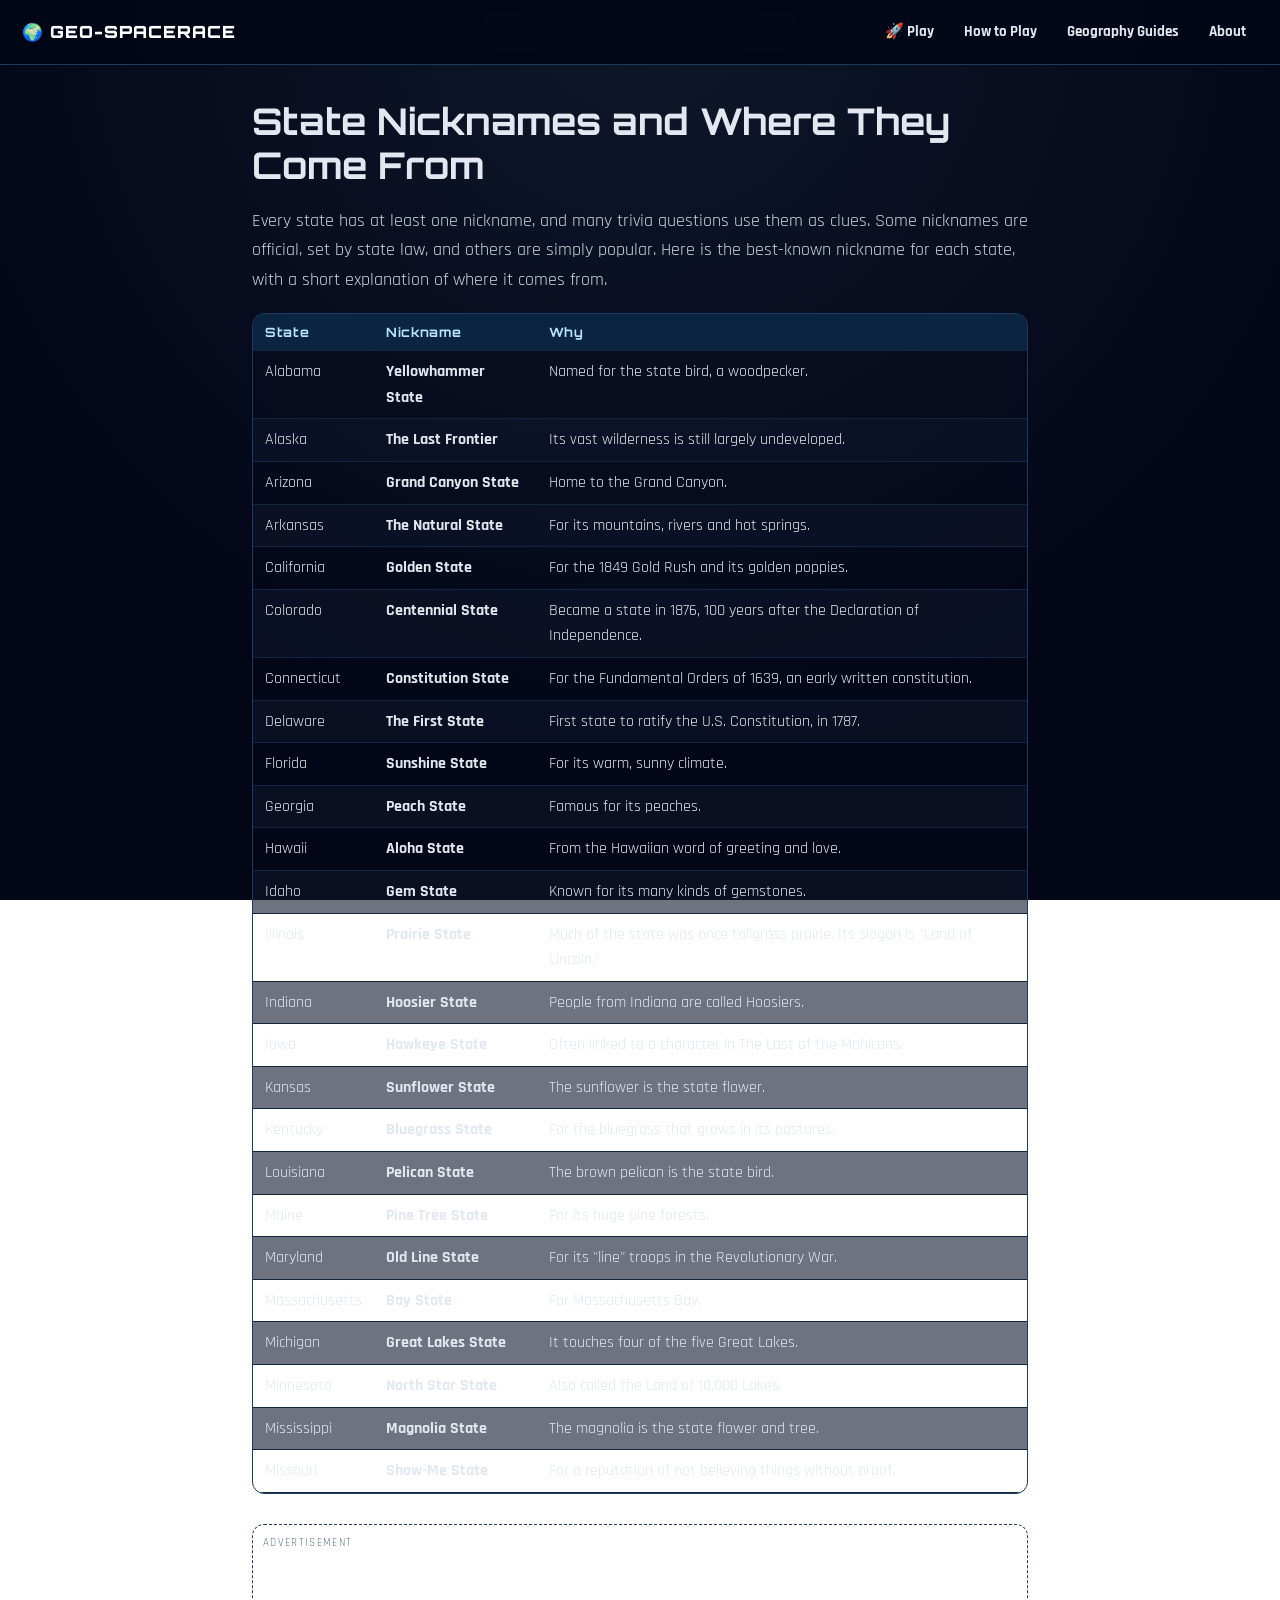
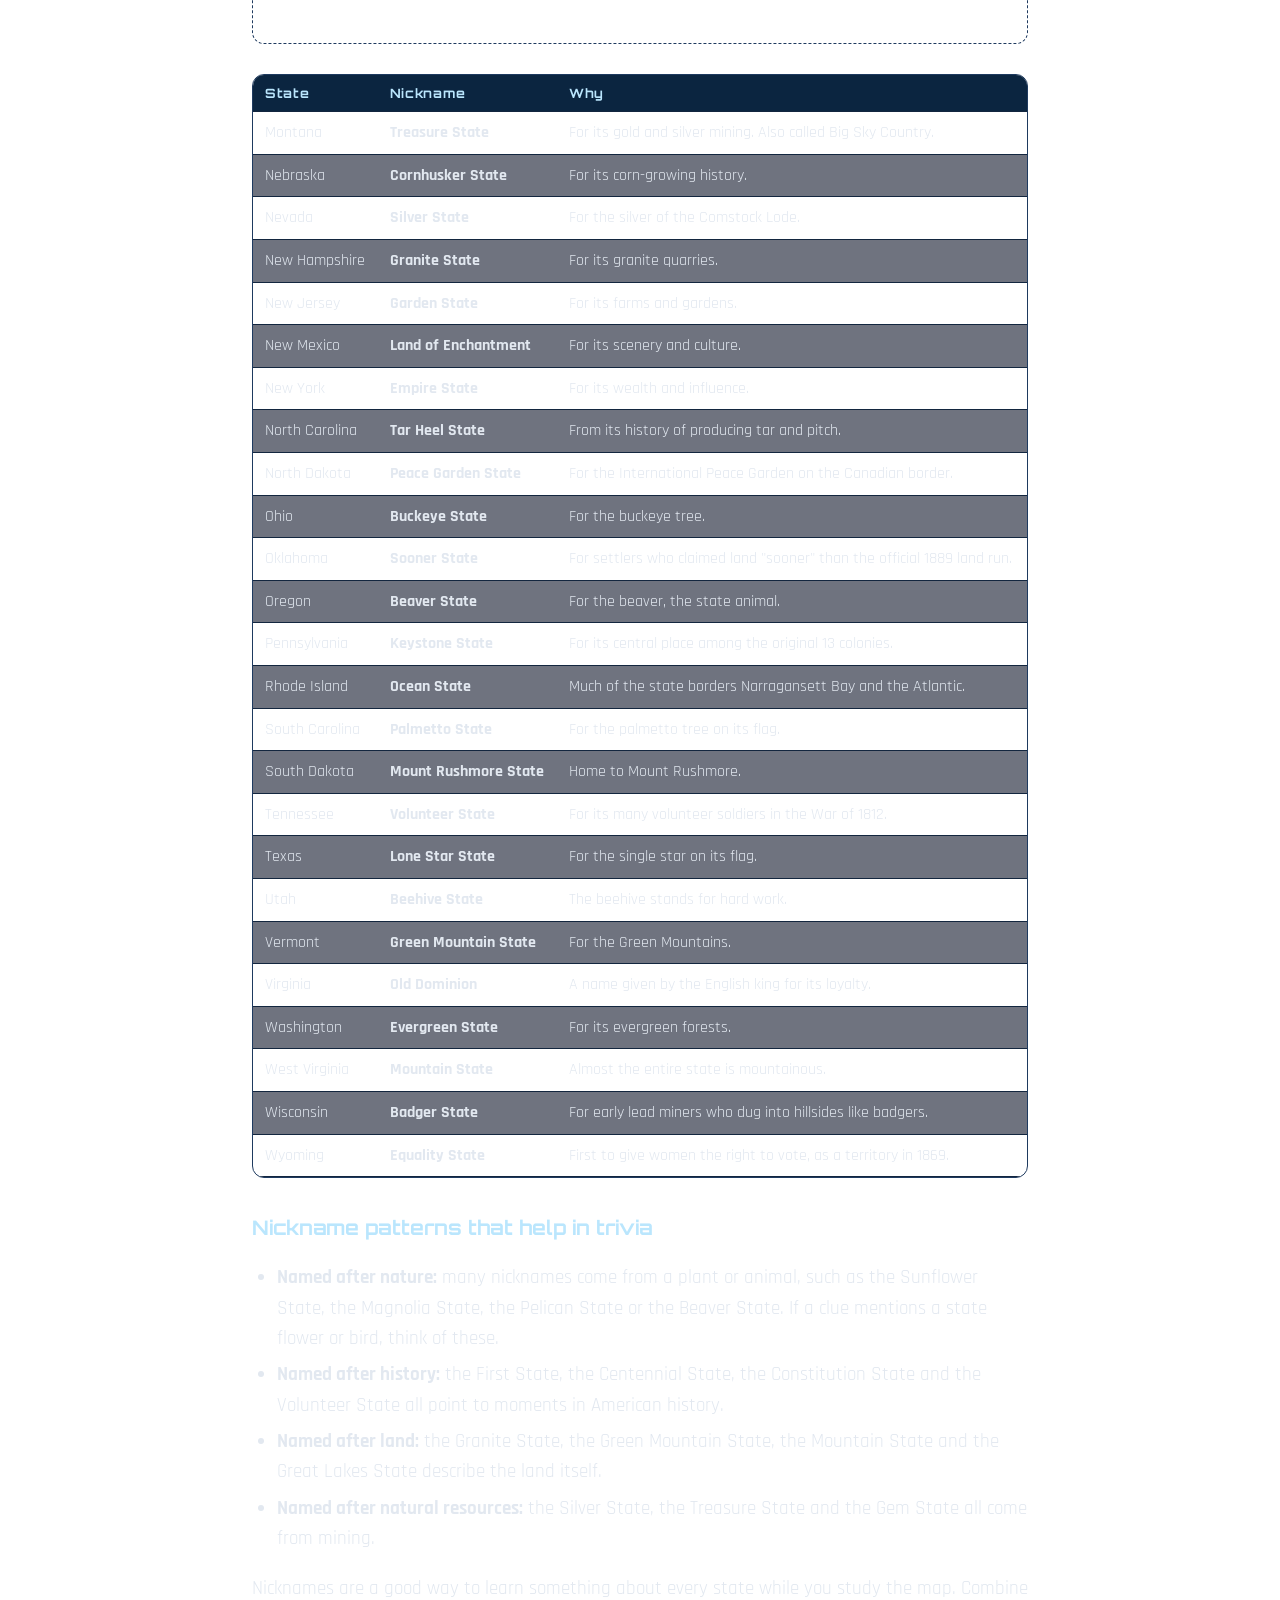
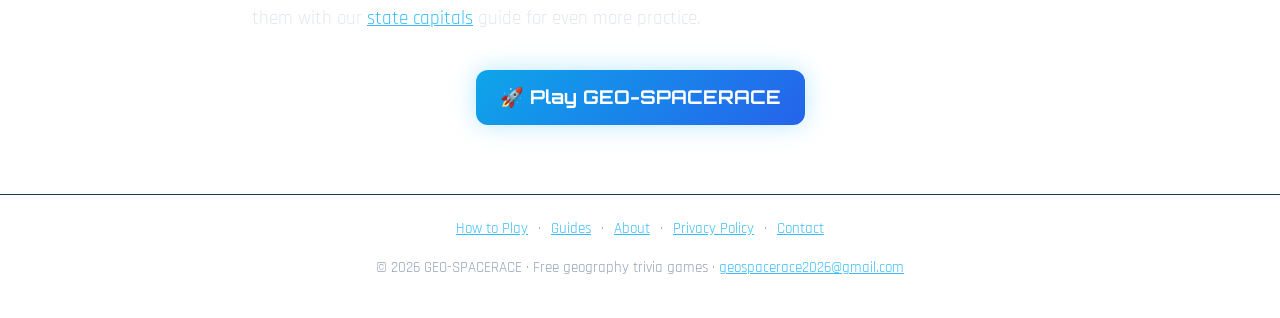
<file: state-nicknames.html>
<!DOCTYPE html>
<html lang="en">
<head>
<meta charset="UTF-8">
<meta name="viewport" content="width=device-width, initial-scale=1.0">
<title>State Nicknames | GEO-SPACERACE</title>
<meta name="description" content="The nicknames of all 50 U.S. states and where they come from.">
<link rel="canonical" href="https://geospacerace.com/state-nicknames.html">
<link rel="icon" href="data:image/svg+xml,<svg xmlns=%22http://www.w3.org/2000/svg%22 viewBox=%220 0 100 100%22><text y=%22.9em%22 font-size=%2290%22>🌍</text></svg>">
<link href="https://fonts.googleapis.com/css2?family=Orbitron:wght@500;700;900&family=Rajdhani:wght@500;600;700&display=swap" rel="stylesheet">
<link rel="stylesheet" href="pages.css?v=1">
<script async src="https://pagead2.googlesyndication.com/pagead/js/adsbygoogle.js?client=ca-pub-5097600965533779" crossorigin="anonymous"></script>
</head>
<body>
<header class="site-head"><a class="brand" href="index.html">🌍 GEO-SPACERACE</a><nav><a href="index.html">🚀 Play</a><a href="how-to-play.html">How to Play</a><a href="guides.html">Geography Guides</a><a href="about.html">About</a></nav></header>
<main class="page">

<h1>State Nicknames and Where They Come From</h1>
<p class="lead">Every state has at least one nickname, and many trivia questions use them as clues. Some nicknames are official, set by state law, and others are simply popular. Here is the best-known nickname for each state, with a short explanation of where it comes from.</p>
<div class="table-wrap"><table><thead><tr><th>State</th><th>Nickname</th><th>Why</th></tr></thead><tbody><tr><td>Alabama</td><td><b>Yellowhammer State</b></td><td>Named for the state bird, a woodpecker.</td></tr><tr><td>Alaska</td><td><b>The Last Frontier</b></td><td>Its vast wilderness is still largely undeveloped.</td></tr><tr><td>Arizona</td><td><b>Grand Canyon State</b></td><td>Home to the Grand Canyon.</td></tr><tr><td>Arkansas</td><td><b>The Natural State</b></td><td>For its mountains, rivers and hot springs.</td></tr><tr><td>California</td><td><b>Golden State</b></td><td>For the 1849 Gold Rush and its golden poppies.</td></tr><tr><td>Colorado</td><td><b>Centennial State</b></td><td>Became a state in 1876, 100 years after the Declaration of Independence.</td></tr><tr><td>Connecticut</td><td><b>Constitution State</b></td><td>For the Fundamental Orders of 1639, an early written constitution.</td></tr><tr><td>Delaware</td><td><b>The First State</b></td><td>First state to ratify the U.S. Constitution, in 1787.</td></tr><tr><td>Florida</td><td><b>Sunshine State</b></td><td>For its warm, sunny climate.</td></tr><tr><td>Georgia</td><td><b>Peach State</b></td><td>Famous for its peaches.</td></tr><tr><td>Hawaii</td><td><b>Aloha State</b></td><td>From the Hawaiian word of greeting and love.</td></tr><tr><td>Idaho</td><td><b>Gem State</b></td><td>Known for its many kinds of gemstones.</td></tr><tr><td>Illinois</td><td><b>Prairie State</b></td><td>Much of the state was once tallgrass prairie. Its slogan is "Land of Lincoln."</td></tr><tr><td>Indiana</td><td><b>Hoosier State</b></td><td>People from Indiana are called Hoosiers.</td></tr><tr><td>Iowa</td><td><b>Hawkeye State</b></td><td>Often linked to a character in The Last of the Mohicans.</td></tr><tr><td>Kansas</td><td><b>Sunflower State</b></td><td>The sunflower is the state flower.</td></tr><tr><td>Kentucky</td><td><b>Bluegrass State</b></td><td>For the bluegrass that grows in its pastures.</td></tr><tr><td>Louisiana</td><td><b>Pelican State</b></td><td>The brown pelican is the state bird.</td></tr><tr><td>Maine</td><td><b>Pine Tree State</b></td><td>For its huge pine forests.</td></tr><tr><td>Maryland</td><td><b>Old Line State</b></td><td>For its "line" troops in the Revolutionary War.</td></tr><tr><td>Massachusetts</td><td><b>Bay State</b></td><td>For Massachusetts Bay.</td></tr><tr><td>Michigan</td><td><b>Great Lakes State</b></td><td>It touches four of the five Great Lakes.</td></tr><tr><td>Minnesota</td><td><b>North Star State</b></td><td>Also called the Land of 10,000 Lakes.</td></tr><tr><td>Mississippi</td><td><b>Magnolia State</b></td><td>The magnolia is the state flower and tree.</td></tr><tr><td>Missouri</td><td><b>Show-Me State</b></td><td>For a reputation of not believing things without proof.</td></tr></tbody></table></div>

<div class="ad-slot" aria-label="Advertisement"><span class="ad-label">Advertisement</span>
<ins class="adsbygoogle" style="display:block" data-ad-client="ca-pub-5097600965533779" data-ad-slot="8948806671" data-ad-format="auto" data-full-width-responsive="true"></ins>
<script>(adsbygoogle = window.adsbygoogle || []).push({});</script></div>

<div class="table-wrap"><table><thead><tr><th>State</th><th>Nickname</th><th>Why</th></tr></thead><tbody><tr><td>Montana</td><td><b>Treasure State</b></td><td>For its gold and silver mining. Also called Big Sky Country.</td></tr><tr><td>Nebraska</td><td><b>Cornhusker State</b></td><td>For its corn-growing history.</td></tr><tr><td>Nevada</td><td><b>Silver State</b></td><td>For the silver of the Comstock Lode.</td></tr><tr><td>New Hampshire</td><td><b>Granite State</b></td><td>For its granite quarries.</td></tr><tr><td>New Jersey</td><td><b>Garden State</b></td><td>For its farms and gardens.</td></tr><tr><td>New Mexico</td><td><b>Land of Enchantment</b></td><td>For its scenery and culture.</td></tr><tr><td>New York</td><td><b>Empire State</b></td><td>For its wealth and influence.</td></tr><tr><td>North Carolina</td><td><b>Tar Heel State</b></td><td>From its history of producing tar and pitch.</td></tr><tr><td>North Dakota</td><td><b>Peace Garden State</b></td><td>For the International Peace Garden on the Canadian border.</td></tr><tr><td>Ohio</td><td><b>Buckeye State</b></td><td>For the buckeye tree.</td></tr><tr><td>Oklahoma</td><td><b>Sooner State</b></td><td>For settlers who claimed land "sooner" than the official 1889 land run.</td></tr><tr><td>Oregon</td><td><b>Beaver State</b></td><td>For the beaver, the state animal.</td></tr><tr><td>Pennsylvania</td><td><b>Keystone State</b></td><td>For its central place among the original 13 colonies.</td></tr><tr><td>Rhode Island</td><td><b>Ocean State</b></td><td>Much of the state borders Narragansett Bay and the Atlantic.</td></tr><tr><td>South Carolina</td><td><b>Palmetto State</b></td><td>For the palmetto tree on its flag.</td></tr><tr><td>South Dakota</td><td><b>Mount Rushmore State</b></td><td>Home to Mount Rushmore.</td></tr><tr><td>Tennessee</td><td><b>Volunteer State</b></td><td>For its many volunteer soldiers in the War of 1812.</td></tr><tr><td>Texas</td><td><b>Lone Star State</b></td><td>For the single star on its flag.</td></tr><tr><td>Utah</td><td><b>Beehive State</b></td><td>The beehive stands for hard work.</td></tr><tr><td>Vermont</td><td><b>Green Mountain State</b></td><td>For the Green Mountains.</td></tr><tr><td>Virginia</td><td><b>Old Dominion</b></td><td>A name given by the English king for its loyalty.</td></tr><tr><td>Washington</td><td><b>Evergreen State</b></td><td>For its evergreen forests.</td></tr><tr><td>West Virginia</td><td><b>Mountain State</b></td><td>Almost the entire state is mountainous.</td></tr><tr><td>Wisconsin</td><td><b>Badger State</b></td><td>For early lead miners who dug into hillsides like badgers.</td></tr><tr><td>Wyoming</td><td><b>Equality State</b></td><td>First to give women the right to vote, as a territory in 1869.</td></tr></tbody></table></div>
<h2>Nickname patterns that help in trivia</h2>
<ul>
<li><b>Named after nature:</b> many nicknames come from a plant or animal, such as the Sunflower State, the Magnolia State, the Pelican State or the Beaver State. If a clue mentions a state flower or bird, think of these.</li>
<li><b>Named after history:</b> the First State, the Centennial State, the Constitution State and the Volunteer State all point to moments in American history.</li>
<li><b>Named after land:</b> the Granite State, the Green Mountain State, the Mountain State and the Great Lakes State describe the land itself.</li>
<li><b>Named after natural resources:</b> the Silver State, the Treasure State and the Gem State all come from mining.</li>
</ul>
<p>Nicknames are a good way to learn something about every state while you study the map. Combine them with our <a href="state-capitals.html">state capitals</a> guide for even more practice.</p>
<p class="cta"><a class="btn" href="index.html">🚀 Play GEO-SPACERACE</a></p>

</main>
<footer class="site-foot"><nav><a href="how-to-play.html">How to Play</a> · <a href="guides.html">Guides</a> · <a href="about.html">About</a> · <a href="privacy.html">Privacy Policy</a> · <a href="contact.html">Contact</a></nav><p>© 2026 GEO-SPACERACE · Free geography trivia games · <a href="mailto:geospacerace2026@gmail.com">geospacerace2026@gmail.com</a></p></footer>
</body>
</html>
</file>
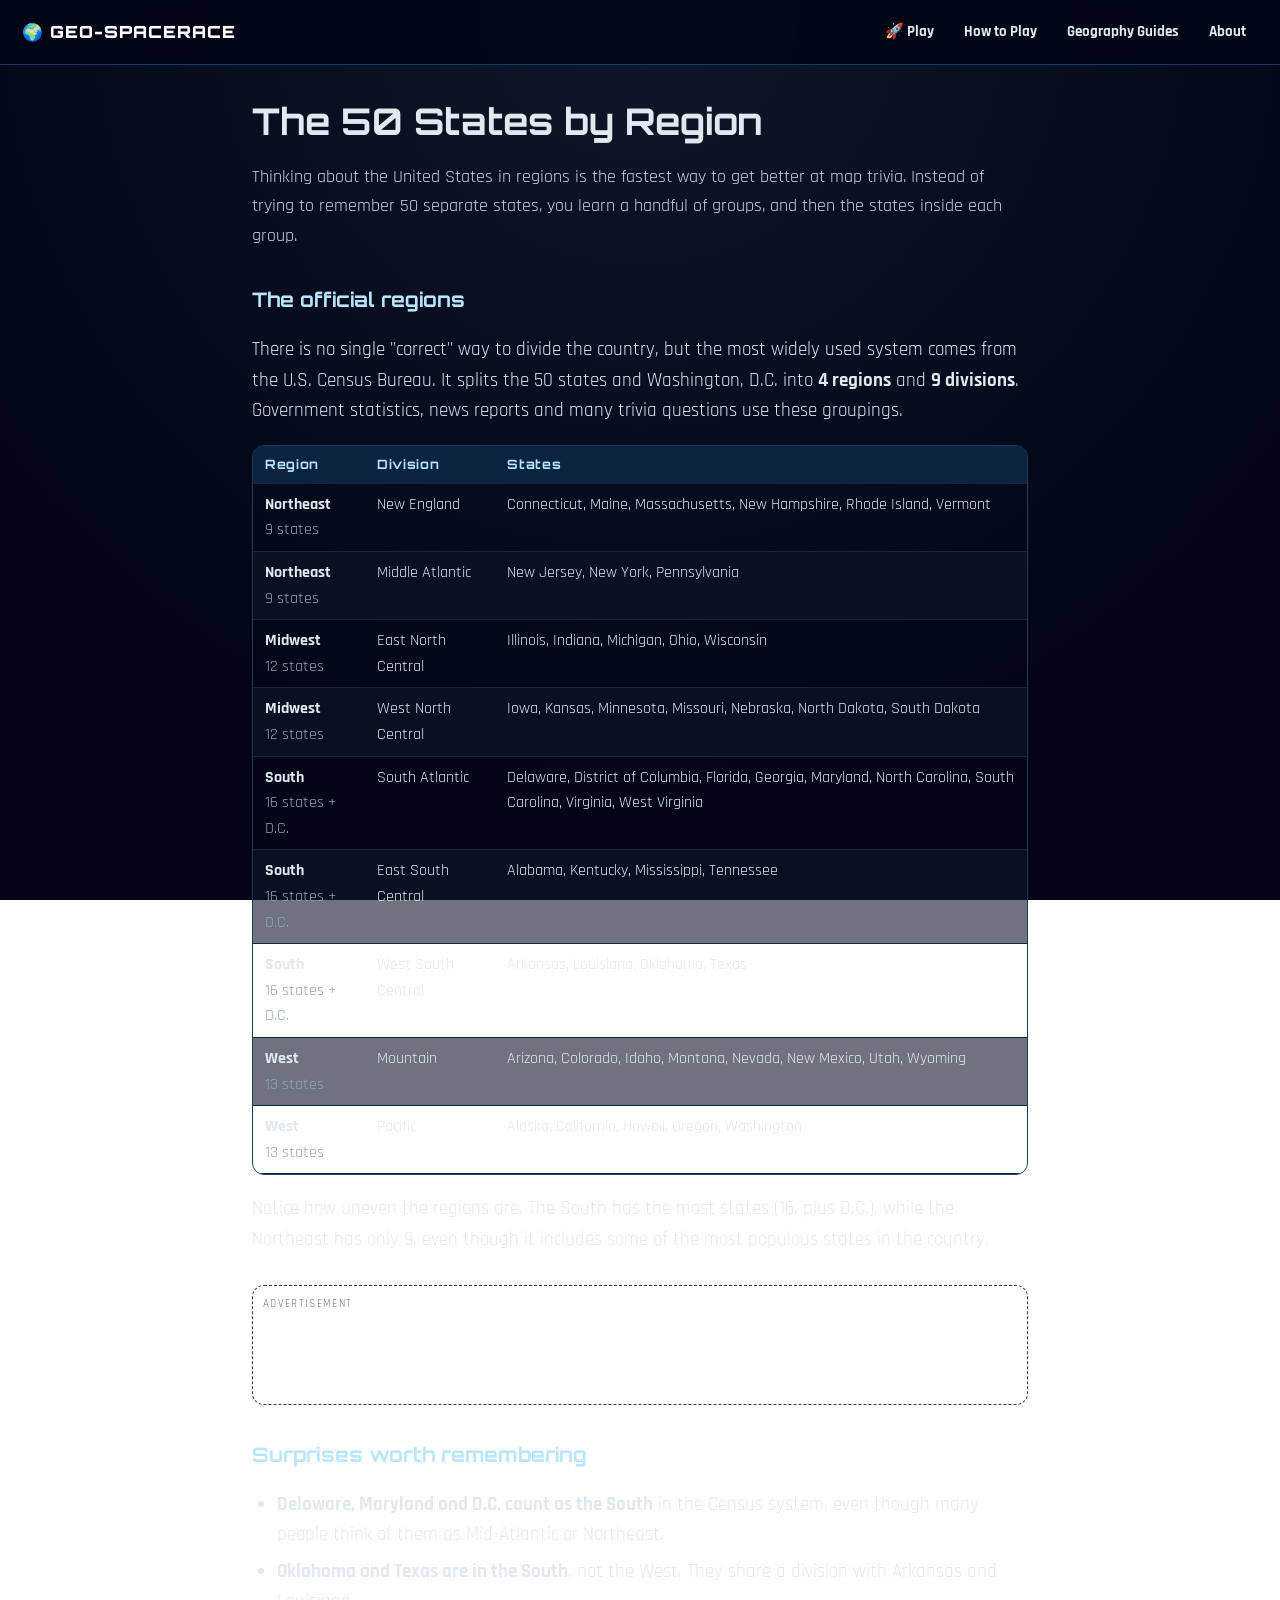
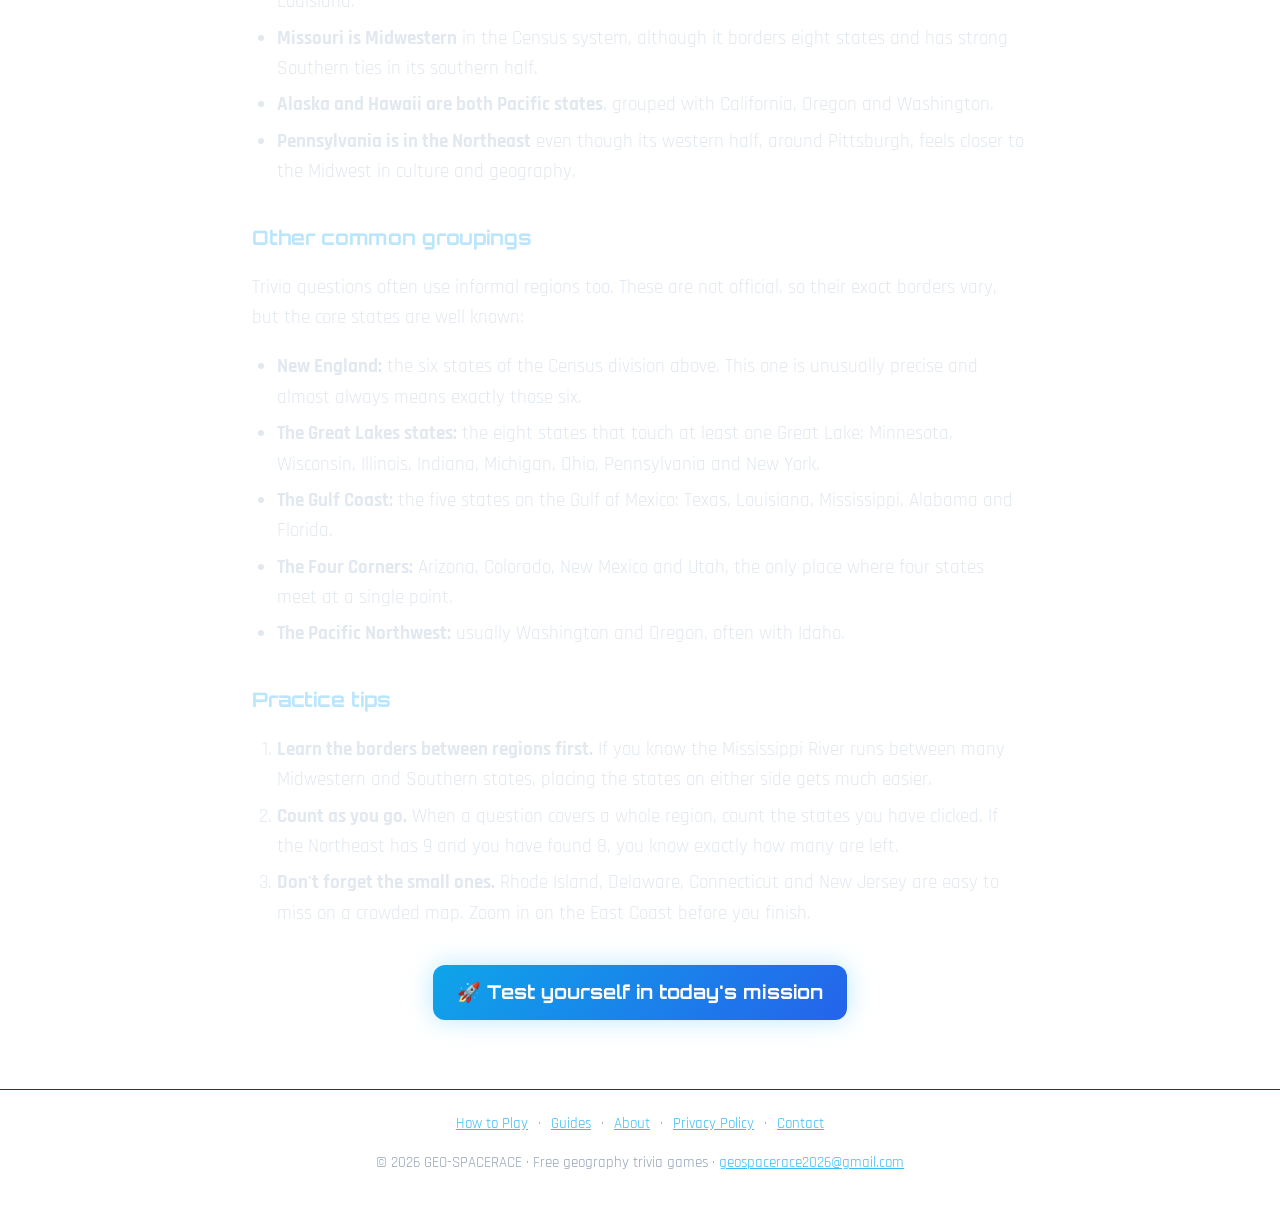
<file: us-regions.html>
<!DOCTYPE html>
<html lang="en">
<head>
<meta charset="UTF-8">
<meta name="viewport" content="width=device-width, initial-scale=1.0">
<title>U.S. States by Region | GEO-SPACERACE</title>
<meta name="description" content="A guide to the four U.S. Census regions and nine divisions, with every state listed, plus tips for remembering where each state is.">
<link rel="canonical" href="https://geospacerace.com/us-regions.html">
<link rel="icon" href="data:image/svg+xml,<svg xmlns=%22http://www.w3.org/2000/svg%22 viewBox=%220 0 100 100%22><text y=%22.9em%22 font-size=%2290%22>🌍</text></svg>">
<link href="https://fonts.googleapis.com/css2?family=Orbitron:wght@500;700;900&family=Rajdhani:wght@500;600;700&display=swap" rel="stylesheet">
<link rel="stylesheet" href="pages.css?v=1">
<script async src="https://pagead2.googlesyndication.com/pagead/js/adsbygoogle.js?client=ca-pub-5097600965533779" crossorigin="anonymous"></script>
</head>
<body>
<header class="site-head"><a class="brand" href="index.html">🌍 GEO-SPACERACE</a><nav><a href="index.html">🚀 Play</a><a href="how-to-play.html">How to Play</a><a href="guides.html">Geography Guides</a><a href="about.html">About</a></nav></header>
<main class="page">

<h1>The 50 States by Region</h1>
<p class="lead">Thinking about the United States in regions is the fastest way to get better at map trivia. Instead of trying to remember 50 separate states, you learn a handful of groups, and then the states inside each group.</p>
<h2>The official regions</h2>
<p>There is no single "correct" way to divide the country, but the most widely used system comes from the U.S. Census Bureau. It splits the 50 states and Washington, D.C. into <b>4 regions</b> and <b>9 divisions</b>. Government statistics, news reports and many trivia questions use these groupings.</p>
<div class="table-wrap"><table><thead><tr><th>Region</th><th>Division</th><th>States</th></tr></thead><tbody><tr><td><b>Northeast</b><br><span class="muted">9 states</span></td><td>New England</td><td>Connecticut, Maine, Massachusetts, New Hampshire, Rhode Island, Vermont</td></tr><tr><td><b>Northeast</b><br><span class="muted">9 states</span></td><td>Middle Atlantic</td><td>New Jersey, New York, Pennsylvania</td></tr><tr><td><b>Midwest</b><br><span class="muted">12 states</span></td><td>East North Central</td><td>Illinois, Indiana, Michigan, Ohio, Wisconsin</td></tr><tr><td><b>Midwest</b><br><span class="muted">12 states</span></td><td>West North Central</td><td>Iowa, Kansas, Minnesota, Missouri, Nebraska, North Dakota, South Dakota</td></tr><tr><td><b>South</b><br><span class="muted">16 states + D.C.</span></td><td>South Atlantic</td><td>Delaware, District of Columbia, Florida, Georgia, Maryland, North Carolina, South Carolina, Virginia, West Virginia</td></tr><tr><td><b>South</b><br><span class="muted">16 states + D.C.</span></td><td>East South Central</td><td>Alabama, Kentucky, Mississippi, Tennessee</td></tr><tr><td><b>South</b><br><span class="muted">16 states + D.C.</span></td><td>West South Central</td><td>Arkansas, Louisiana, Oklahoma, Texas</td></tr><tr><td><b>West</b><br><span class="muted">13 states</span></td><td>Mountain</td><td>Arizona, Colorado, Idaho, Montana, Nevada, New Mexico, Utah, Wyoming</td></tr><tr><td><b>West</b><br><span class="muted">13 states</span></td><td>Pacific</td><td>Alaska, California, Hawaii, Oregon, Washington</td></tr></tbody></table></div>
<p>Notice how uneven the regions are. The South has the most states (16, plus D.C.), while the Northeast has only 9, even though it includes some of the most populous states in the country.</p>

<div class="ad-slot" aria-label="Advertisement"><span class="ad-label">Advertisement</span>
<ins class="adsbygoogle" style="display:block" data-ad-client="ca-pub-5097600965533779" data-ad-slot="8948806671" data-ad-format="auto" data-full-width-responsive="true"></ins>
<script>(adsbygoogle = window.adsbygoogle || []).push({});</script></div>

<h2>Surprises worth remembering</h2>
<ul>
<li><b>Delaware, Maryland and D.C. count as the South</b> in the Census system, even though many people think of them as Mid-Atlantic or Northeast.</li>
<li><b>Oklahoma and Texas are in the South</b>, not the West. They share a division with Arkansas and Louisiana.</li>
<li><b>Missouri is Midwestern</b> in the Census system, although it borders eight states and has strong Southern ties in its southern half.</li>
<li><b>Alaska and Hawaii are both Pacific states</b>, grouped with California, Oregon and Washington.</li>
<li><b>Pennsylvania is in the Northeast</b> even though its western half, around Pittsburgh, feels closer to the Midwest in culture and geography.</li>
</ul>
<h2>Other common groupings</h2>
<p>Trivia questions often use informal regions too. These are not official, so their exact borders vary, but the core states are well known:</p>
<ul>
<li><b>New England:</b> the six states of the Census division above. This one is unusually precise and almost always means exactly those six.</li>
<li><b>The Great Lakes states:</b> the eight states that touch at least one Great Lake: Minnesota, Wisconsin, Illinois, Indiana, Michigan, Ohio, Pennsylvania and New York.</li>
<li><b>The Gulf Coast:</b> the five states on the Gulf of Mexico: Texas, Louisiana, Mississippi, Alabama and Florida.</li>
<li><b>The Four Corners:</b> Arizona, Colorado, New Mexico and Utah, the only place where four states meet at a single point.</li>
<li><b>The Pacific Northwest:</b> usually Washington and Oregon, often with Idaho.</li>
</ul>
<h2>Practice tips</h2>
<ol>
<li><b>Learn the borders between regions first.</b> If you know the Mississippi River runs between many Midwestern and Southern states, placing the states on either side gets much easier.</li>
<li><b>Count as you go.</b> When a question covers a whole region, count the states you have clicked. If the Northeast has 9 and you have found 8, you know exactly how many are left.</li>
<li><b>Don't forget the small ones.</b> Rhode Island, Delaware, Connecticut and New Jersey are easy to miss on a crowded map. Zoom in on the East Coast before you finish.</li>
</ol>
<p class="cta"><a class="btn" href="index.html">🚀 Test yourself in today's mission</a></p>

</main>
<footer class="site-foot"><nav><a href="how-to-play.html">How to Play</a> · <a href="guides.html">Guides</a> · <a href="about.html">About</a> · <a href="privacy.html">Privacy Policy</a> · <a href="contact.html">Contact</a></nav><p>© 2026 GEO-SPACERACE · Free geography trivia games · <a href="mailto:geospacerace2026@gmail.com">geospacerace2026@gmail.com</a></p></footer>
</body>
</html>
</file>
<file: pages.css>
/* GEO-SPACERACE content pages */
:root { --bg:#020617; --card:#0f172a; --line:#1e3a5f; --text:#e2e8f0; --muted:#94a3b8; --accent:#38bdf8; --accent2:#22c55e; }
* { box-sizing: border-box; }
html { -webkit-text-size-adjust: 100%; }
body { margin:0; background: radial-gradient(circle at 50% 0%, #0f172a 0%, #020617 70%) fixed; color:var(--text); font-family:'Rajdhani', system-ui, sans-serif; font-size:19px; line-height:1.6; }
a { color:var(--accent); }
.site-head { display:flex; align-items:center; justify-content:space-between; gap:12px; flex-wrap:wrap; padding:14px 22px; border-bottom:1px solid var(--line); background:rgba(2,6,23,.85); position:sticky; top:0; z-index:5; backdrop-filter: blur(6px); }
.brand { font-family:'Orbitron', sans-serif; font-weight:900; letter-spacing:.06em; color:#fff; text-decoration:none; font-size:1.05rem; }
.site-head nav { display:flex; gap:6px; flex-wrap:wrap; }
.site-head nav a { color:var(--text); text-decoration:none; padding:6px 12px; border-radius:999px; font-weight:700; font-size:.95rem; }
.site-head nav a:hover, .site-head nav a.on { background:#0b2540; color:var(--accent); }
.page { max-width:820px; margin:0 auto; padding:34px 22px 50px; }
h1 { font-family:'Orbitron', sans-serif; font-size:clamp(1.6rem, 4vw, 2.3rem); line-height:1.2; margin:0 0 14px; }
h2 { font-family:'Orbitron', sans-serif; font-size:1.25rem; margin:34px 0 10px; color:#bae6fd; }
h3 { font-size:1.15rem; margin:22px 0 6px; color:#fde68a; }
.lead { font-size:1.15rem; color:#cbd5e1; }
.muted { color:var(--muted); }
ul, ol { padding-left:1.3em; } li { margin:6px 0; }
.table-wrap { overflow-x:auto; -webkit-overflow-scrolling:touch; margin:16px 0; border:1px solid var(--line); border-radius:12px; }
table { border-collapse:collapse; width:100%; font-size:1rem; }
th, td { padding:8px 12px; text-align:left; border-bottom:1px solid #13263f; vertical-align:top; }
th { background:#0b2540; font-family:'Orbitron', sans-serif; font-size:.8rem; letter-spacing:.05em; color:#bae6fd; }
tr:nth-child(even) td { background:rgba(15,23,42,.6); }
.ad-slot { margin:30px 0; padding:10px; border:1px dashed #1e3a5f; border-radius:12px; min-height:120px; }
.ad-label { display:block; font-size:.7rem; letter-spacing:.12em; text-transform:uppercase; color:#64748b; margin-bottom:6px; }
.cta { text-align:center; margin-top:36px; }
.btn { display:inline-block; background:linear-gradient(135deg,#0ea5e9,#2563eb); color:#fff; text-decoration:none; font-family:'Orbitron', sans-serif; font-weight:700; padding:12px 24px; border-radius:12px; box-shadow:0 0 24px rgba(56,189,248,.35); }
.cards { display:grid; grid-template-columns:repeat(auto-fit, minmax(240px, 1fr)); gap:14px; margin:20px 0; }
.card { display:block; background:var(--card); border:1px solid var(--line); border-radius:14px; padding:16px 18px; color:var(--text); text-decoration:none; transition:border-color .15s, transform .15s; }
.card:hover { border-color:var(--accent); transform:translateY(-2px); }
.card h2 { margin:0 0 6px; font-size:1.05rem; }
.card p { margin:0; color:var(--muted); font-size:1rem; }
.big-email { font-size:1.3rem; font-weight:700; }
.site-foot { border-top:1px solid var(--line); padding:22px; text-align:center; color:var(--muted); font-size:.95rem; }
.site-foot nav { display:flex; justify-content:center; flex-wrap:wrap; gap:4px 10px; margin-bottom:6px; }
@media (max-width:600px) { body { font-size:17px; } .page { padding:24px 16px 40px; } .site-head { padding:10px 14px; } th, td { padding:7px 9px; } }
</file>
